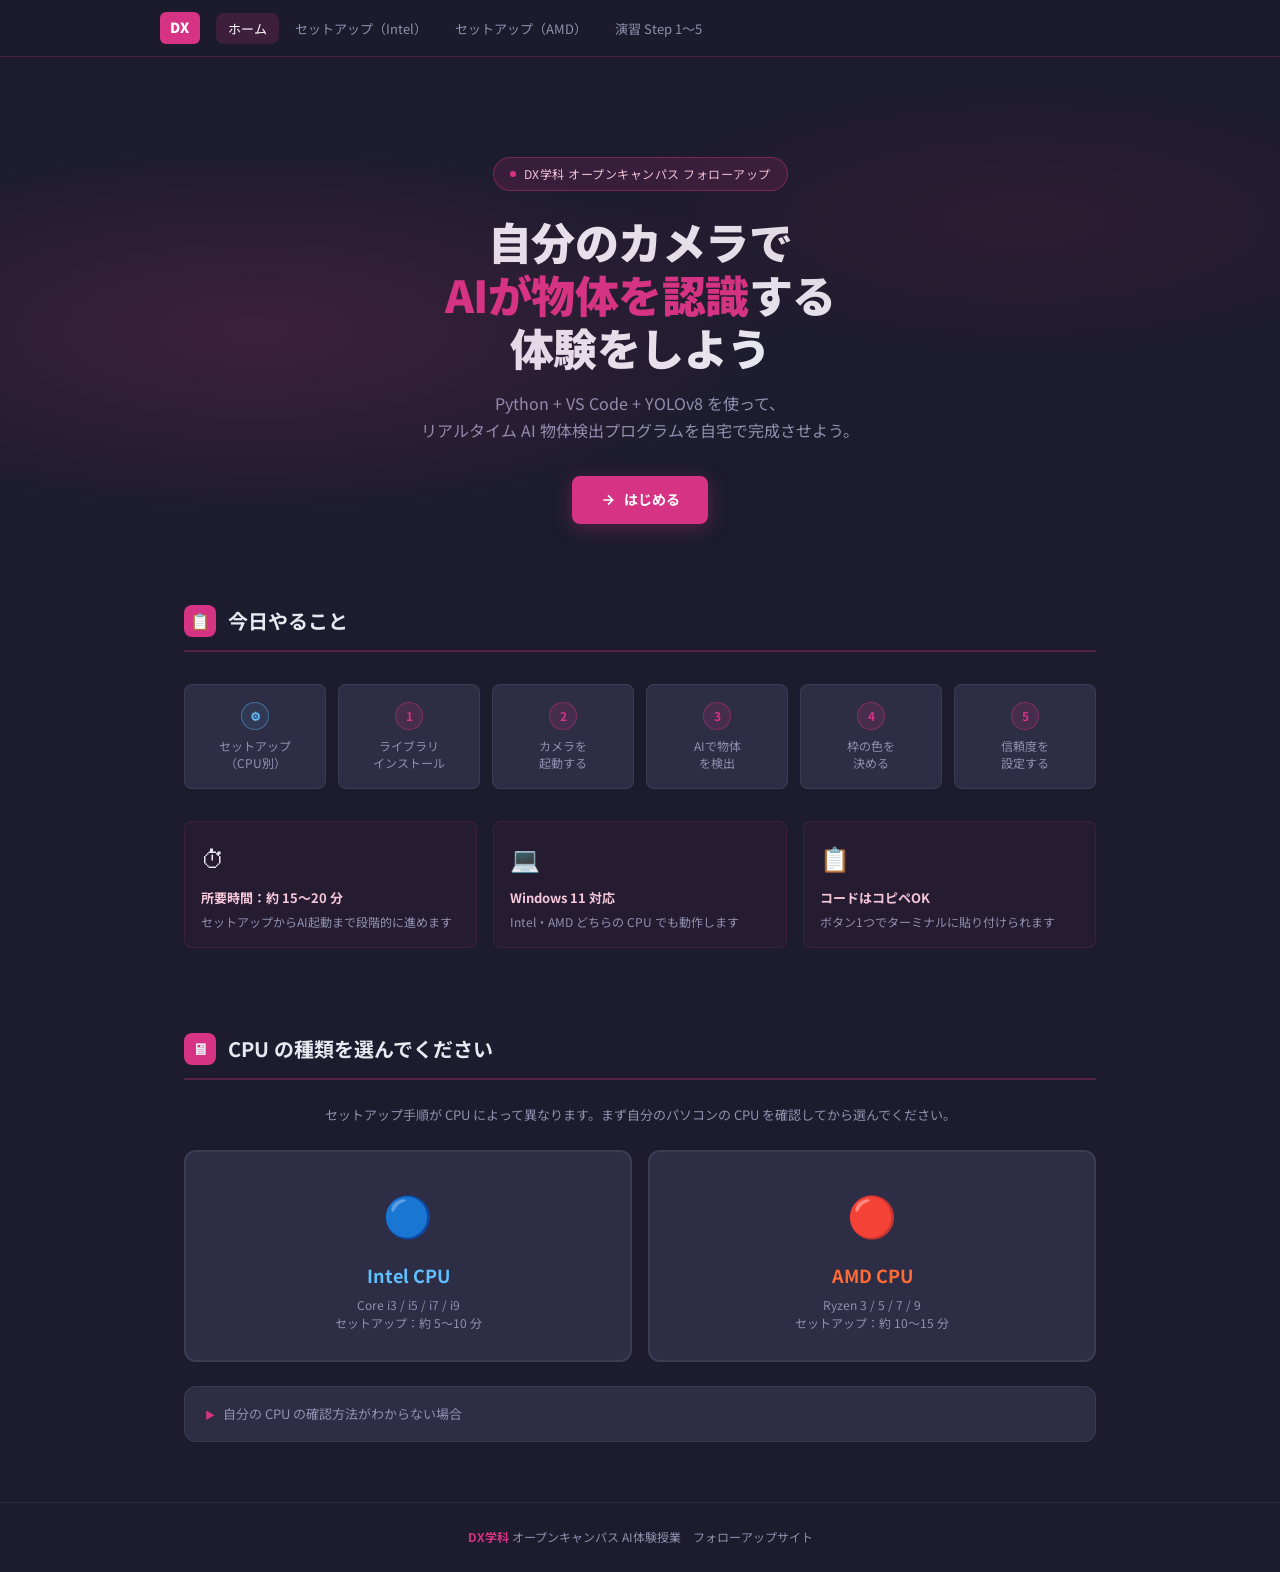
<file: index.html>
<!DOCTYPE html>
<html lang="ja">
<head>
  <meta charset="UTF-8">
  <meta name="viewport" content="width=device-width, initial-scale=1.0">
  <title>AI画像認識カメラ体験 | DX学科</title>
  <link rel="stylesheet" href="style.css">
  <style>
    /* トップページ固有スタイル */
    .hero-home { padding: 100px 24px 80px; }

    .steps-overview {
      display: grid;
      grid-template-columns: repeat(auto-fit, minmax(140px, 1fr));
      gap: 12px;
      margin: 32px 0;
    }

    .ov-step {
      background: var(--navy-card);
      border: 1px solid rgba(255,255,255,0.07);
      border-radius: var(--radius-sm);
      padding: 16px 12px;
      text-align: center;
      transition: border-color var(--transition);
    }

    .ov-step:hover { border-color: rgba(214,51,132,0.4); }

    .ov-num {
      display: inline-flex;
      width: 28px; height: 28px;
      background: rgba(214,51,132,0.15);
      border: 1px solid rgba(214,51,132,0.4);
      border-radius: 50%;
      align-items: center; justify-content: center;
      font-size: 12px; font-weight: 700;
      color: var(--pink);
      margin-bottom: 8px;
    }

    .ov-label {
      font-size: 12px;
      color: var(--text-muted);
      line-height: 1.4;
    }

    .ov-step.setup .ov-num { color: #60BFFF; border-color: rgba(96,191,255,0.4); background: rgba(96,191,255,0.08); }

    .divider {
      display: flex;
      align-items: center;
      gap: 16px;
      margin: 32px 0;
      color: var(--text-muted);
      font-size: 13px;
    }

    .divider::before, .divider::after {
      content: '';
      flex: 1;
      height: 1px;
      background: rgba(255,255,255,0.07);
    }

    .cpu-select-title {
      text-align: center;
      font-size: 22px;
      font-weight: 700;
      margin-bottom: 8px;
    }

    .cpu-select-sub {
      text-align: center;
      color: var(--text-muted);
      font-size: 13px;
      margin-bottom: 24px;
    }

    /* CPU確認方法 */
    .how-to-check {
      background: var(--navy-card);
      border: 1px solid rgba(255,255,255,0.07);
      border-radius: var(--radius);
      padding: 16px 20px;
      margin-top: 16px;
    }

    .how-to-check summary {
      cursor: pointer;
      font-size: 13px;
      color: var(--text-muted);
      user-select: none;
      list-style: none;
      display: flex;
      align-items: center;
      gap: 8px;
    }

    .how-to-check summary::before {
      content: '▶';
      font-size: 10px;
      color: var(--pink);
      transition: transform var(--transition);
    }

    .how-to-check[open] summary::before { transform: rotate(90deg); }

    .how-to-check-body {
      margin-top: 12px;
      font-size: 13px;
      color: var(--text-muted);
      line-height: 1.8;
    }

    .how-to-check-body ol {
      padding-left: 20px;
      margin-top: 8px;
    }

    .how-to-check-body code {
      font-family: 'JetBrains Mono', monospace;
      background: rgba(255,255,255,0.08);
      padding: 1px 6px;
      border-radius: 4px;
      font-size: 12px;
    }

    /* 特徴グリッド */
    .features {
      display: grid;
      grid-template-columns: repeat(auto-fit, minmax(200px, 1fr));
      gap: 16px;
      margin: 24px 0;
    }

    .feature {
      background: rgba(214,51,132,0.05);
      border: 1px solid rgba(214,51,132,0.15);
      border-radius: var(--radius-sm);
      padding: 16px;
    }

    .feature-icon { font-size: 24px; margin-bottom: 8px; }
    .feature-title { font-size: 13px; font-weight: 700; margin-bottom: 4px; color: var(--pink-light); }
    .feature-desc  { font-size: 12px; color: var(--text-muted); line-height: 1.5; }
  </style>
</head>
<body>

<!-- ナビ -->
<nav class="site-nav">
  <div class="nav-inner">
    <a href="index.html" class="nav-logo">DX</a>
    <ul class="nav-links">
      <li><a href="https://red.oist.ac.jp/menu" class="active">ホーム</a></li>
      <li><a href="setup-intel.html">セットアップ（Intel）</a></li>
      <li><a href="setup-amd.html">セットアップ（AMD）</a></li>
      <li><a href="exercise.html">演習 Step 1〜5</a></li>
    </ul>
  </div>
</nav>

<!-- ヒーロー -->
<section class="hero hero-home">
  <div class="hero-badge">
    <span></span>DX学科 オープンキャンパス フォローアップ
  </div>
  <h1>
    自分のカメラで<br>
    <span class="accent">AIが物体を認識</span>する<br>
    体験をしよう
  </h1>
  <p>
    Python + VS Code + YOLOv8 を使って、<br>
    リアルタイム AI 物体検出プログラムを自宅で完成させよう。
  </p>
  <a href="#start" class="btn btn-primary">
    <svg width="16" height="16" fill="none" viewBox="0 0 24 24" stroke="currentColor" stroke-width="2.5"><path d="M5 12h14M12 5l7 7-7 7"/></svg>
    はじめる
  </a>
</section>

<!-- 全体の流れ -->
<div class="section">
  <div class="section-title">
    <div class="icon">📋</div>
    今日やること
  </div>

  <div class="steps-overview">
    <div class="ov-step setup">
      <div class="ov-num">⚙</div>
      <div class="ov-label">セットアップ<br>（CPU別）</div>
    </div>
    <div class="ov-step">
      <div class="ov-num">1</div>
      <div class="ov-label">ライブラリ<br>インストール</div>
    </div>
    <div class="ov-step">
      <div class="ov-num">2</div>
      <div class="ov-label">カメラを<br>起動する</div>
    </div>
    <div class="ov-step">
      <div class="ov-num">3</div>
      <div class="ov-label">AIで物体<br>を検出</div>
    </div>
    <div class="ov-step">
      <div class="ov-num">4</div>
      <div class="ov-label">枠の色を<br>決める</div>
    </div>
    <div class="ov-step">
      <div class="ov-num">5</div>
      <div class="ov-label">信頼度を<br>設定する</div>
    </div>
  </div>

  <div class="features">
    <div class="feature">
      <div class="feature-icon">⏱</div>
      <div class="feature-title">所要時間：約 15〜20 分</div>
      <div class="feature-desc">セットアップからAI起動まで段階的に進めます</div>
    </div>
    <div class="feature">
      <div class="feature-icon">💻</div>
      <div class="feature-title">Windows 11 対応</div>
      <div class="feature-desc">Intel・AMD どちらの CPU でも動作します</div>
    </div>
    <div class="feature">
      <div class="feature-icon">📋</div>
      <div class="feature-title">コードはコピペOK</div>
      <div class="feature-desc">ボタン1つでターミナルに貼り付けられます</div>
    </div>
  </div>
</div>

<!-- CPU選択 -->
<div class="section" id="start">
  <div class="section-title">
    <div class="icon">🖥</div>
    CPU の種類を選んでください
  </div>

  <p class="cpu-select-sub">セットアップ手順が CPU によって異なります。まず自分のパソコンの CPU を確認してから選んでください。</p>

  <div class="cpu-grid">
    <a href="setup-intel.html" class="cpu-card intel">
      <span class="cpu-icon">🔵</span>
      <div class="cpu-name">Intel CPU</div>
      <div class="cpu-desc">Core i3 / i5 / i7 / i9<br>セットアップ：約 5〜10 分</div>
    </a>
    <a href="setup-amd.html" class="cpu-card amd">
      <span class="cpu-icon">🔴</span>
      <div class="cpu-name">AMD CPU</div>
      <div class="cpu-desc">Ryzen 3 / 5 / 7 / 9<br>セットアップ：約 10〜15 分</div>
    </a>
  </div>

  <details class="how-to-check">
    <summary>自分の CPU の確認方法がわからない場合</summary>
    <div class="how-to-check-body">
      <ol>
        <li>キーボードの <code>Windows</code> キー + <code>R</code> を押す</li>
        <li><code>dxdiag</code> と入力して Enter</li>
        <li>「プロセッサ」の欄に <strong>Intel</strong> または <strong>AMD</strong> と表示されます</li>
      </ol>
      <p style="margin-top:10px;">または、タスクバーを右クリック →「タスクマネージャー」→「パフォーマンス」→「CPU」でも確認できます。</p>
    </div>
  </details>
</div>

<!-- フッター -->
<footer class="site-footer">
  <strong>DX学科</strong> オープンキャンパス AI体験授業　フォローアップサイト
</footer>

</body>
</html>
</file>
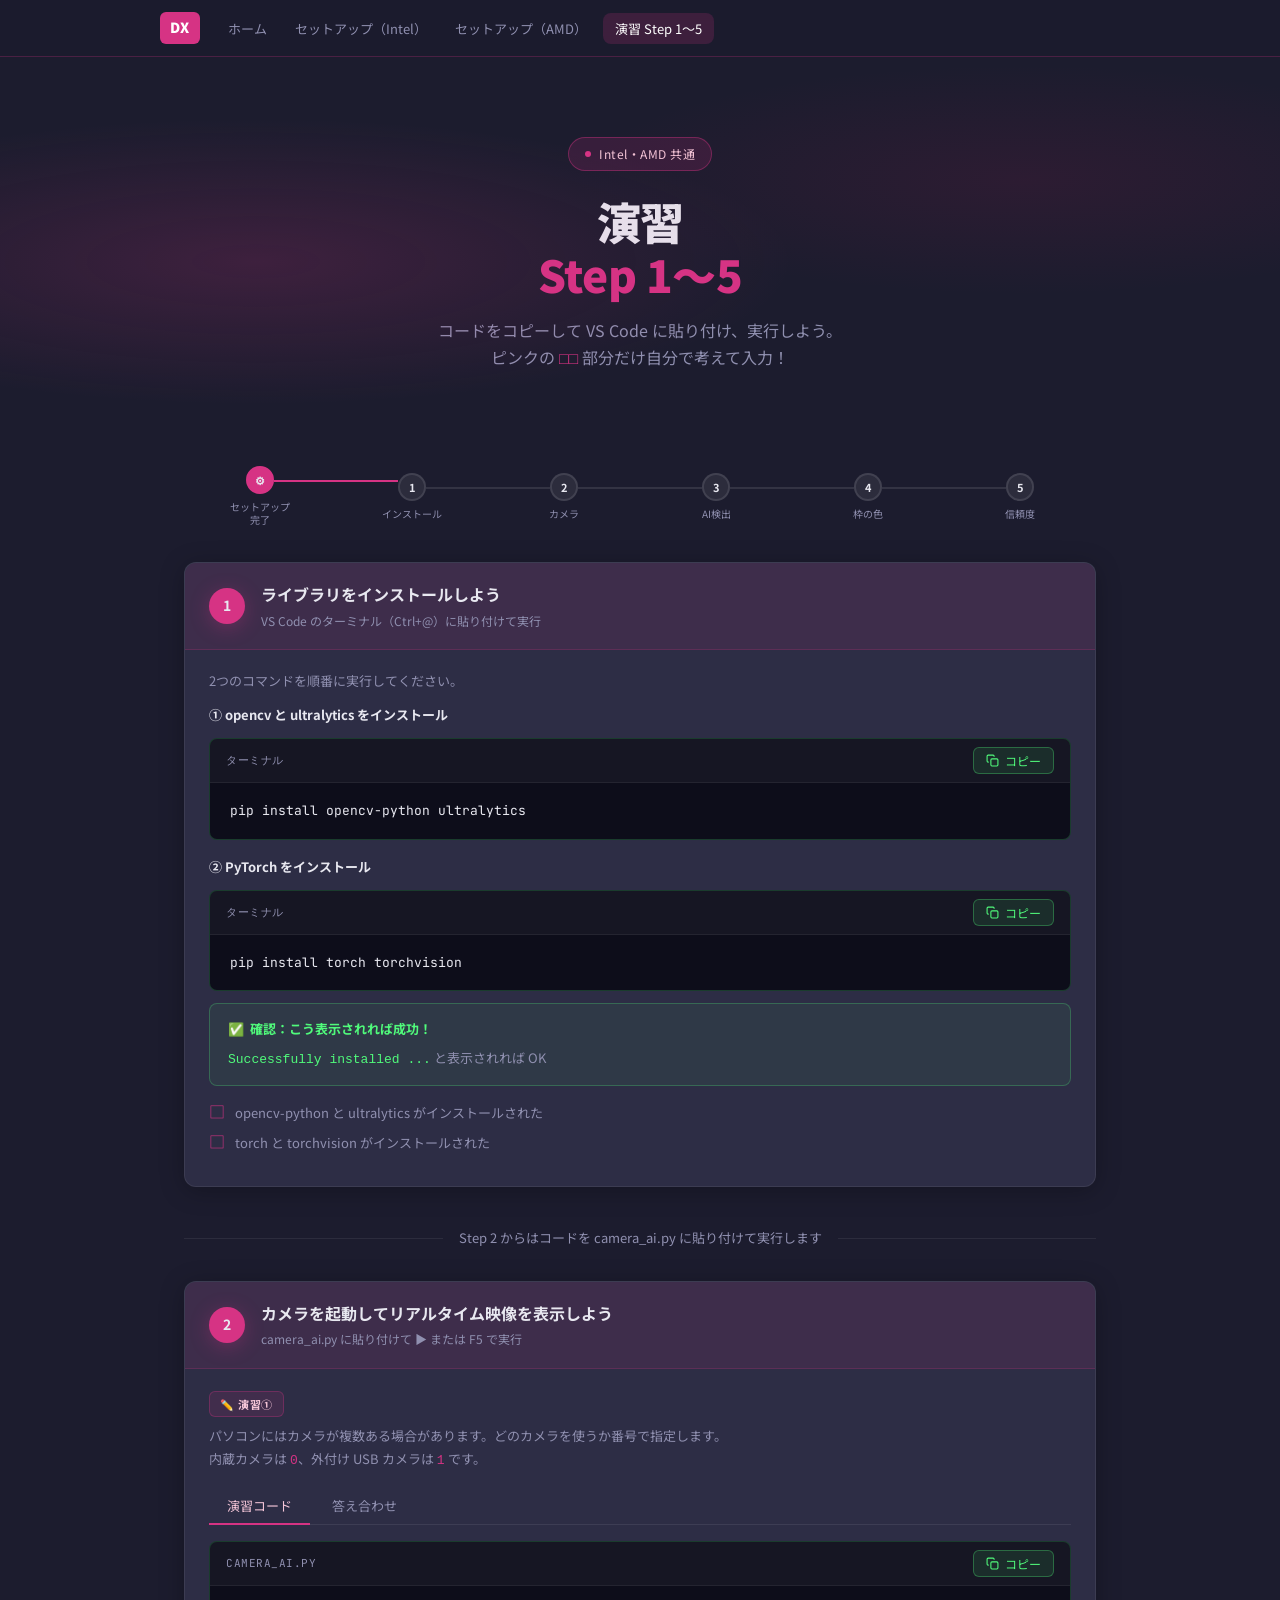
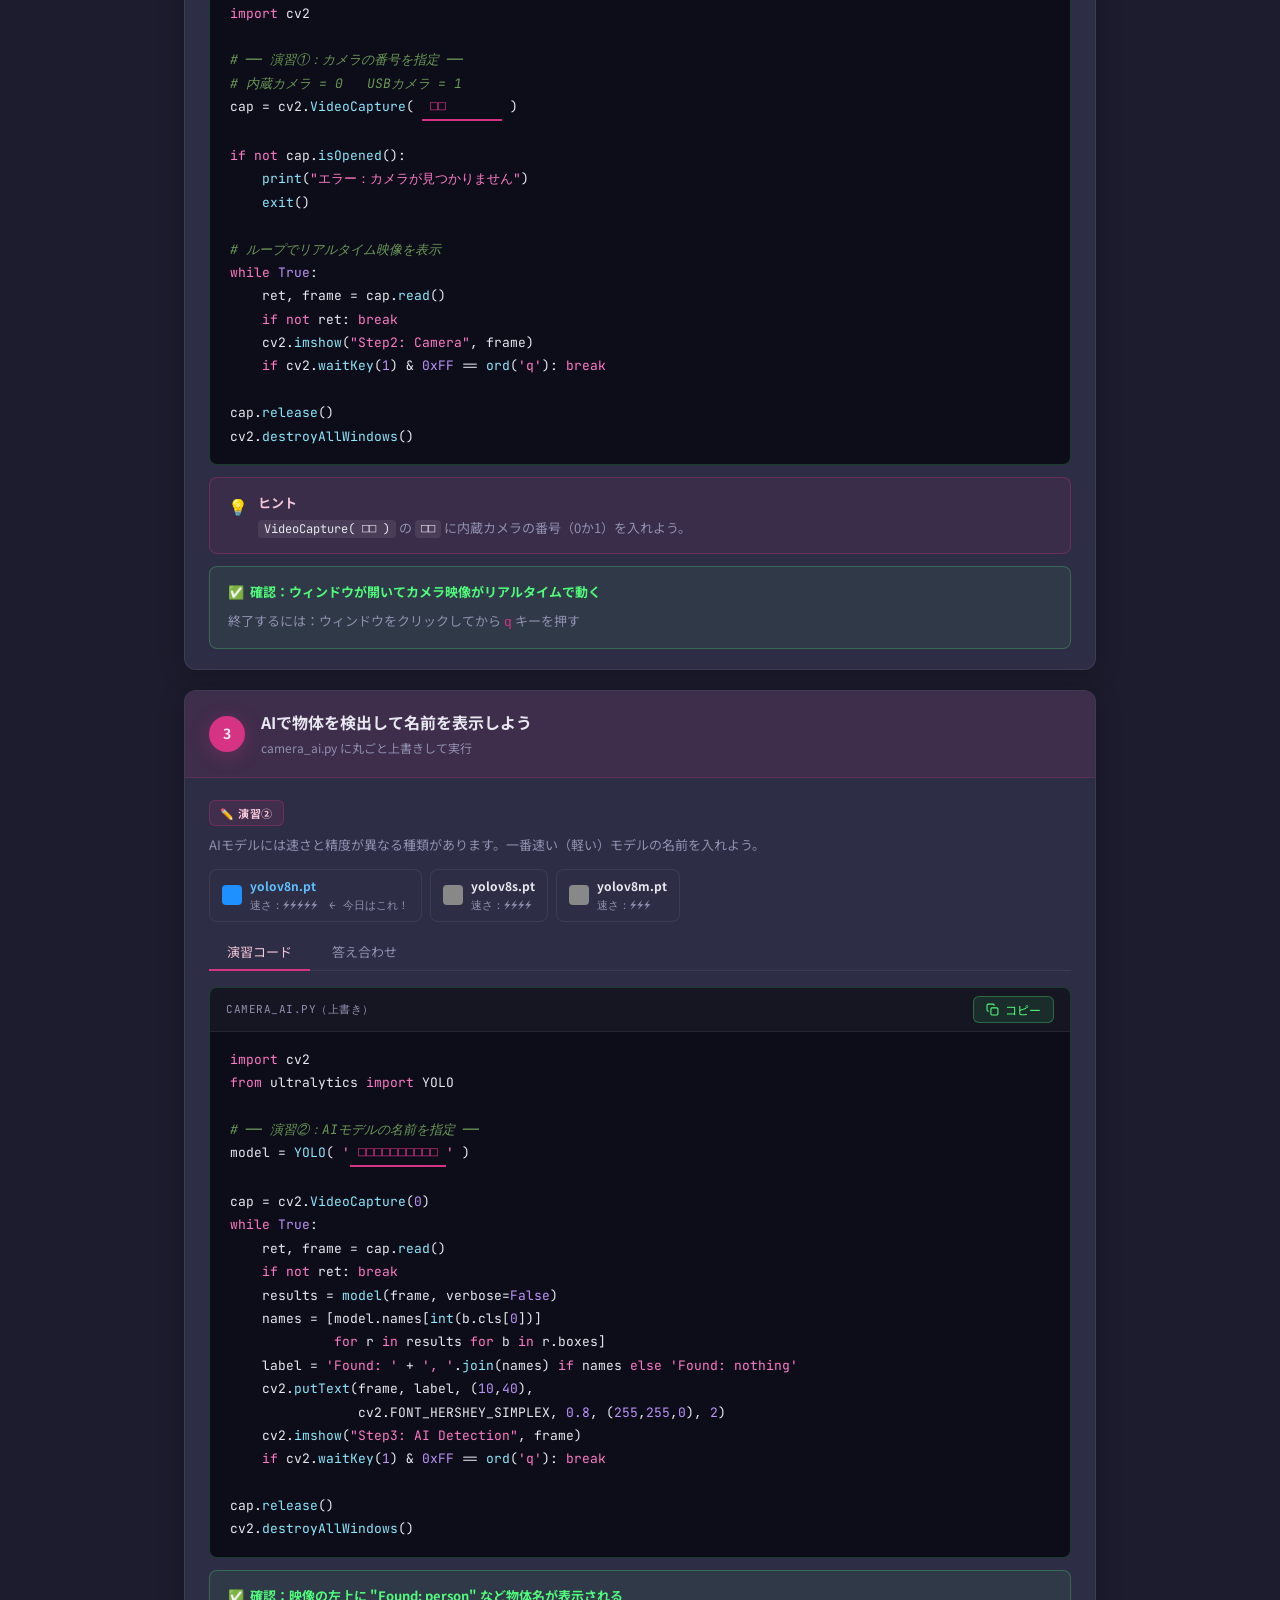
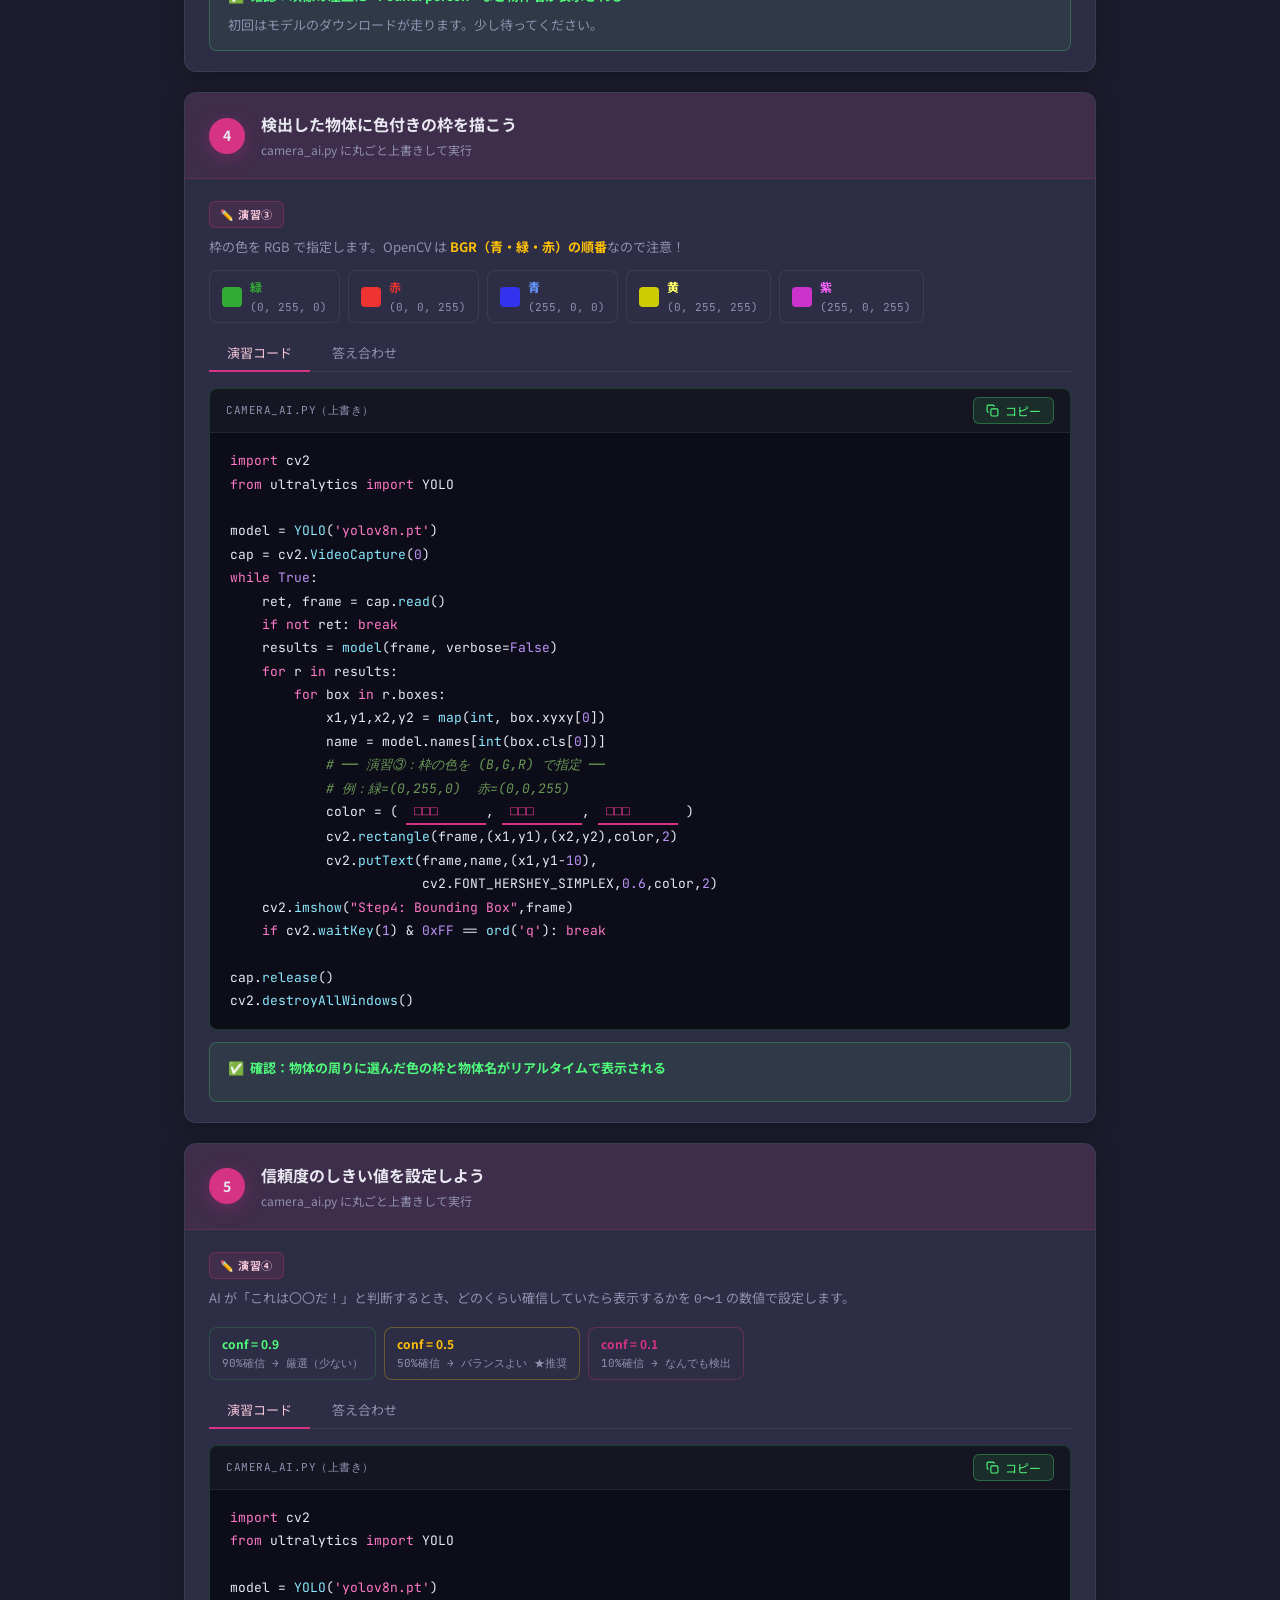
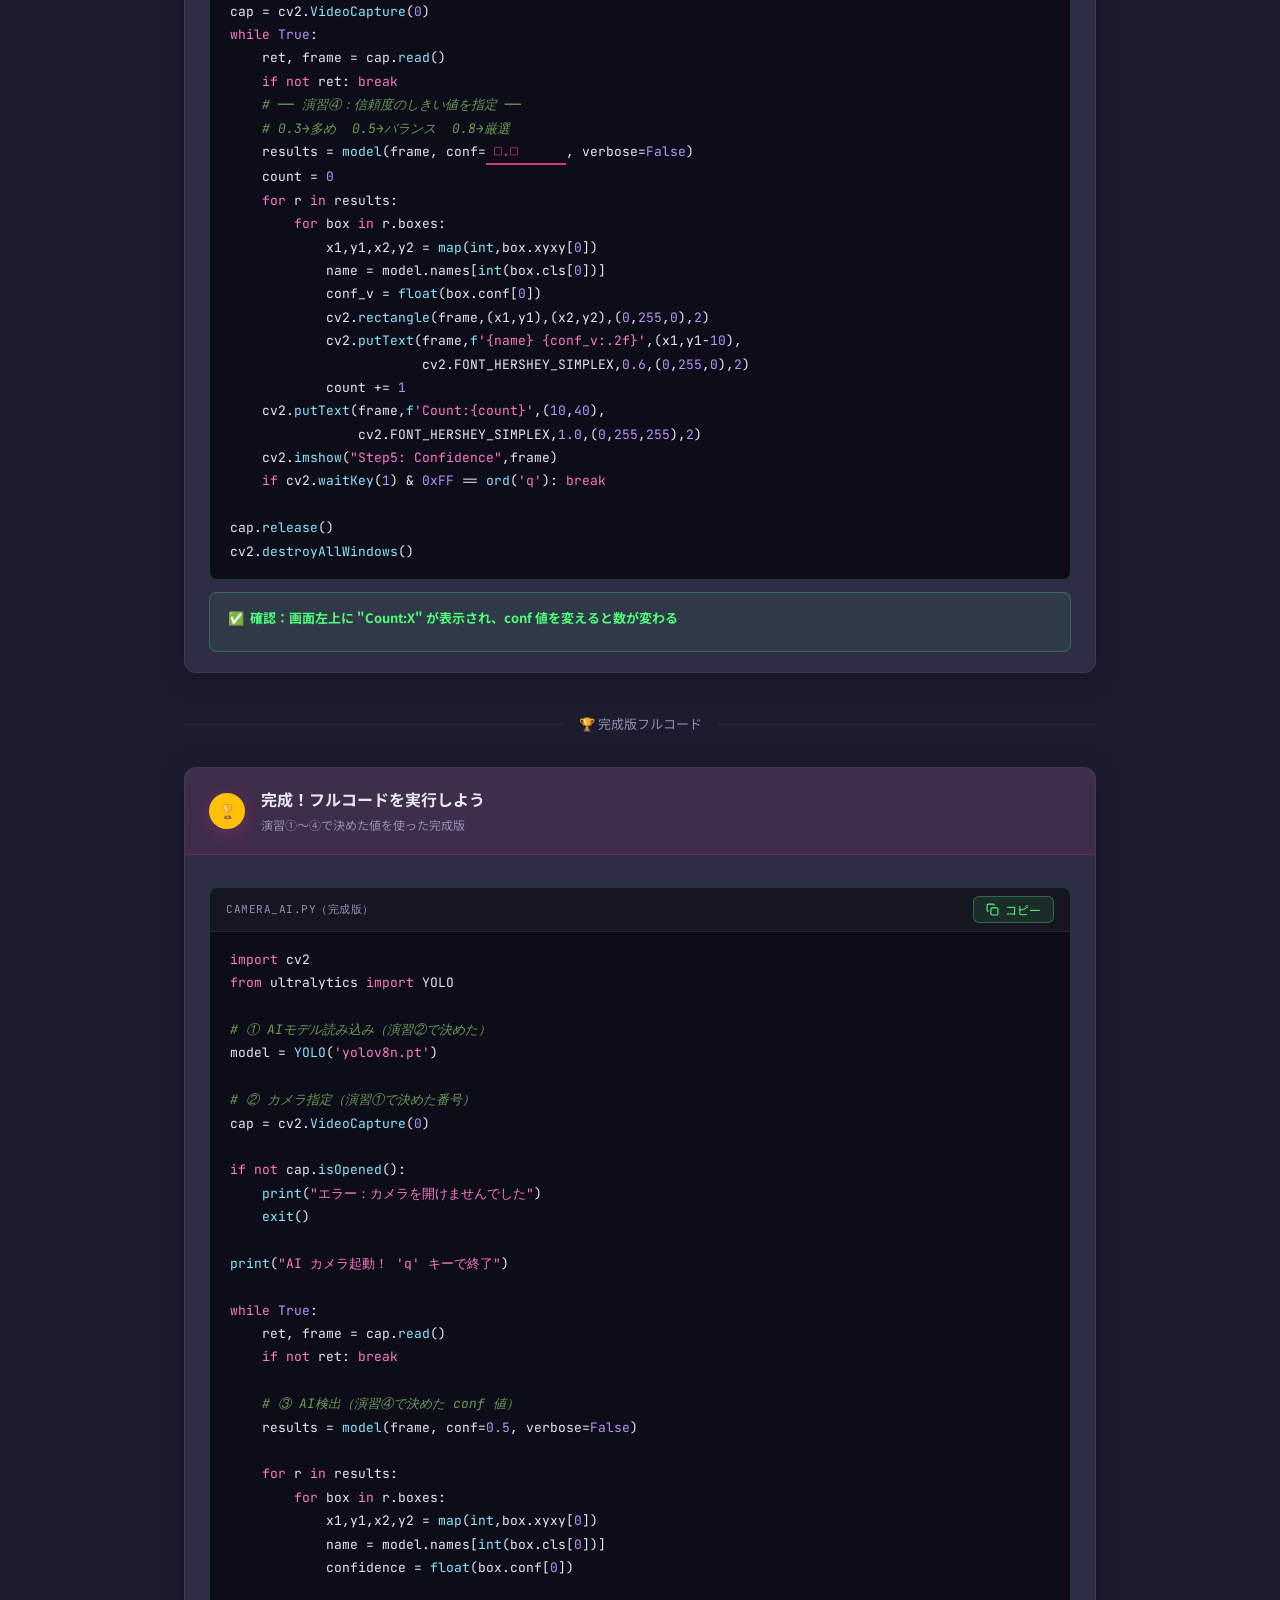
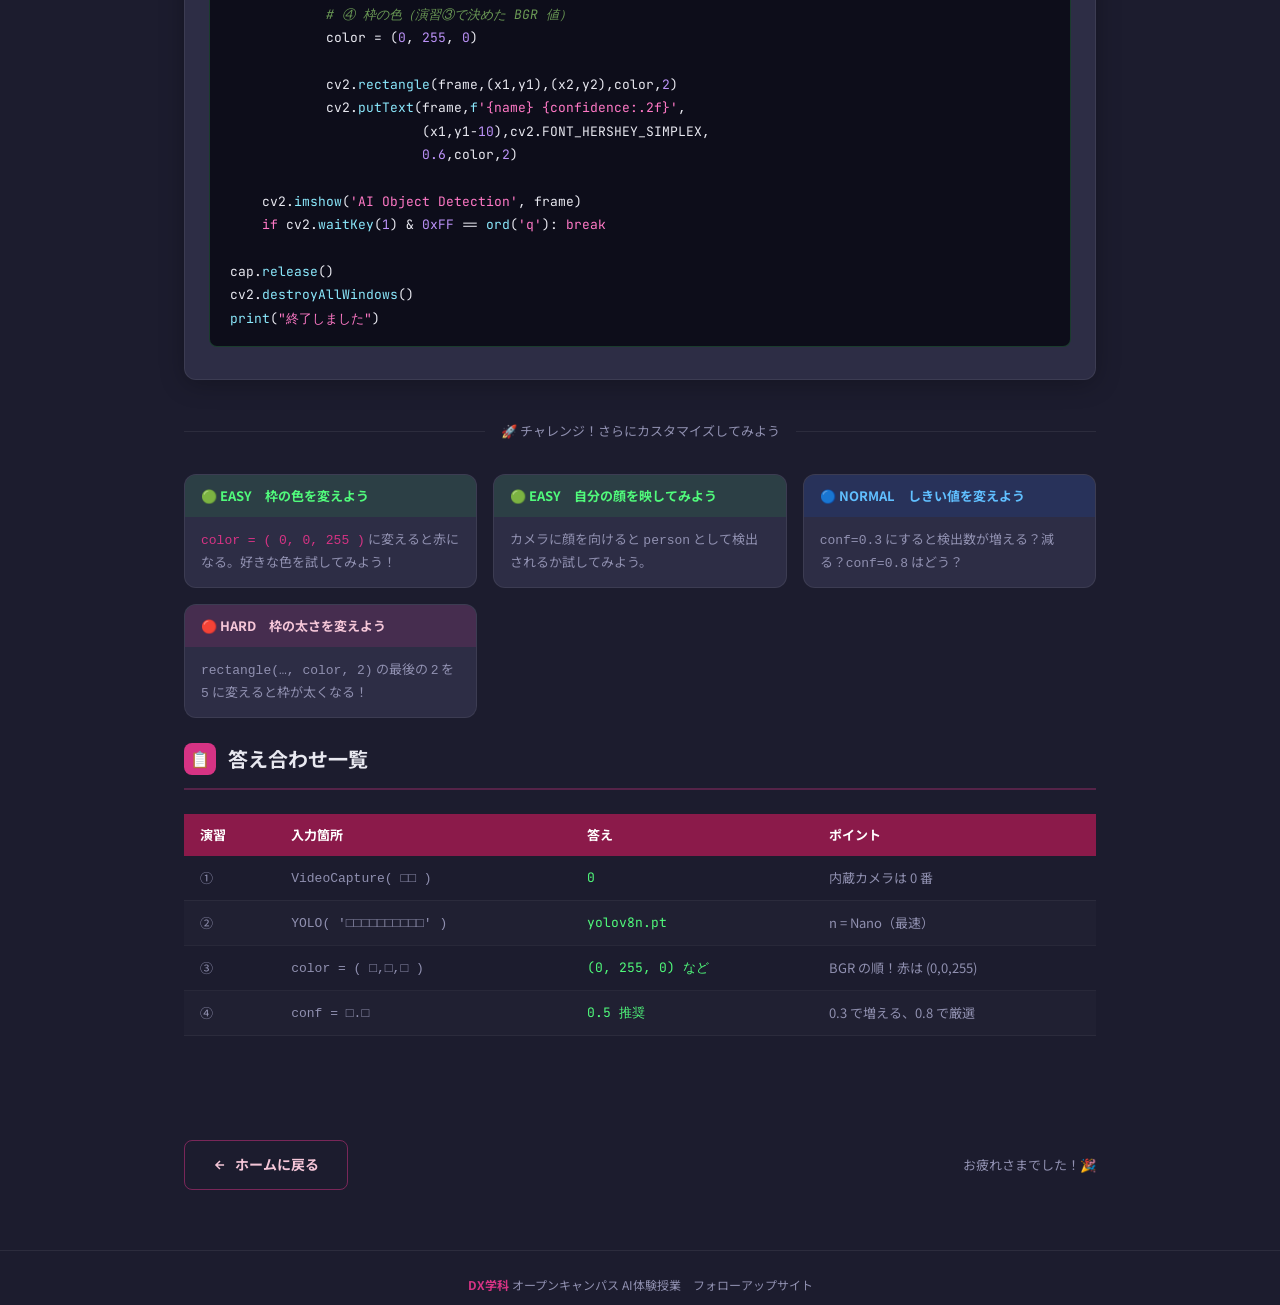
<file: exercise.html>
<!DOCTYPE html>
<html lang="ja">
<head>
  <meta charset="UTF-8">
  <meta name="viewport" content="width=device-width, initial-scale=1.0">
  <title>演習 Step 1〜5 | DX学科 AI体験</title>
  <link rel="stylesheet" href="style.css">
  <style>
    /* 演習ページ固有 */
    .exercise-label {
      display: inline-flex;
      align-items: center;
      gap: 6px;
      background: rgba(214,51,132,0.12);
      border: 1px solid rgba(214,51,132,0.3);
      border-radius: 6px;
      padding: 3px 10px;
      font-size: 11px;
      color: var(--pink-light);
      font-weight: 700;
      letter-spacing: 0.5px;
      margin-bottom: 8px;
    }

    .check-label {
      font-size: 13px;
      font-weight: 700;
      color: var(--code-green);
      margin-bottom: 6px;
      display: flex;
      align-items: center;
      gap: 6px;
    }

    .check-label::before { content: '✅'; }

    .result-box {
      background: rgba(80,250,123,0.06);
      border: 1px solid rgba(80,250,123,0.25);
      border-radius: var(--radius-sm);
      padding: 14px 18px;
      margin-top: 12px;
    }

    .result-box .check-label { margin-bottom: 8px; }
    .result-box p { font-size: 13px; color: var(--text-muted); line-height: 1.6; }

    /* 穴埋め欄 */
    .blank-box {
      display: inline-block;
      min-width: 80px;
      border-bottom: 2px solid var(--pink);
      padding: 0 8px;
      color: var(--pink);
      font-family: 'JetBrains Mono', monospace;
      font-weight: 600;
    }

    /* タブ */
    .tabs {
      display: flex;
      gap: 4px;
      margin-bottom: 16px;
      border-bottom: 1px solid rgba(255,255,255,0.08);
    }

    .tab-btn {
      padding: 8px 18px;
      font-size: 13px;
      font-family: 'Noto Sans JP', sans-serif;
      background: transparent;
      border: none;
      color: var(--text-muted);
      cursor: pointer;
      border-bottom: 2px solid transparent;
      margin-bottom: -1px;
      transition: all var(--transition);
    }

    .tab-btn.active {
      color: var(--pink-light);
      border-bottom-color: var(--pink);
    }

    .tab-panel { display: none; }
    .tab-panel.active { display: block; }

    /* カラーパレット */
    .color-palette {
      display: flex;
      flex-wrap: wrap;
      gap: 8px;
      margin: 12px 0;
    }

    .color-chip {
      display: flex;
      align-items: center;
      gap: 8px;
      background: var(--navy-card);
      border: 1px solid rgba(255,255,255,0.07);
      border-radius: var(--radius-sm);
      padding: 6px 12px;
      font-size: 12px;
    }

    .color-swatch {
      width: 20px; height: 20px;
      border-radius: 4px;
      flex-shrink: 0;
    }

    .color-code {
      font-family: 'JetBrains Mono', monospace;
      font-size: 11px;
      color: var(--text-muted);
    }

    /* 答え合わせテーブル */
    .answer-table {
      width: 100%;
      border-collapse: collapse;
      font-size: 13px;
      margin-top: 16px;
    }

    .answer-table th {
      background: var(--pink-dark);
      color: var(--white);
      padding: 10px 16px;
      text-align: left;
      font-weight: 700;
    }

    .answer-table td {
      padding: 10px 16px;
      border-bottom: 1px solid rgba(255,255,255,0.05);
      color: var(--text-muted);
    }

    .answer-table tr:nth-child(even) td {
      background: rgba(255,255,255,0.02);
    }

    .answer-table td:nth-child(3) {
      color: var(--code-green);
      font-family: 'JetBrains Mono', monospace;
    }

    /* セクション区切り */
    .step-divider {
      display: flex;
      align-items: center;
      gap: 16px;
      margin: 40px 0 32px;
      font-size: 13px;
      color: var(--text-muted);
    }

    .step-divider::before, .step-divider::after {
      content: '';
      flex: 1;
      height: 1px;
      background: rgba(255,255,255,0.07);
    }

    /* チャレンジカード */
    .challenge-grid {
      display: grid;
      grid-template-columns: repeat(auto-fit, minmax(260px, 1fr));
      gap: 16px;
      margin-top: 16px;
    }

    .challenge-card {
      background: var(--navy-card);
      border: 1px solid rgba(255,255,255,0.07);
      border-radius: var(--radius);
      overflow: hidden;
      transition: border-color var(--transition);
    }

    .challenge-card:hover { border-color: rgba(214,51,132,0.35); }

    .challenge-head {
      padding: 10px 16px;
      font-size: 13px;
      font-weight: 700;
      display: flex;
      align-items: center;
      gap: 8px;
    }

    .challenge-head.easy   { background: rgba(40,167,69,0.15);  color: var(--code-green); }
    .challenge-head.normal { background: rgba(17,85,204,0.15);  color: #60BFFF; }
    .challenge-head.hard   { background: rgba(214,51,132,0.15); color: var(--pink-light); }

    .challenge-body {
      padding: 12px 16px;
      font-size: 13px;
      color: var(--text-muted);
      line-height: 1.6;
    }
  </style>
</head>
<body>

<nav class="site-nav">
  <div class="nav-inner">
    <a href="index.html" class="nav-logo">DX</a>
    <ul class="nav-links">
      <li><a href="index.html">ホーム</a></li>
      <li><a href="setup-intel.html">セットアップ（Intel）</a></li>
      <li><a href="setup-amd.html">セットアップ（AMD）</a></li>
      <li><a href="exercise.html" class="active">演習 Step 1〜5</a></li>
    </ul>
  </div>
</nav>

<section class="hero">
  <div class="hero-badge"><span></span>Intel・AMD 共通</div>
  <h1>演習<br><span class="accent">Step 1〜5</span></h1>
  <p>コードをコピーして VS Code に貼り付け、実行しよう。<br>
  ピンクの <span style="color:var(--pink);font-family:monospace;">□□</span> 部分だけ自分で考えて入力！</p>
</section>

<div class="section">

  <!-- 進捗バー -->
  <div class="progress-bar" id="progress">
    <div class="progress-step done">
      <div class="ps-circle">⚙</div>
      <div class="ps-label">セットアップ<br>完了</div>
    </div>
    <div class="progress-step active">
      <div class="ps-circle">1</div>
      <div class="ps-label">インストール</div>
    </div>
    <div class="progress-step">
      <div class="ps-circle">2</div>
      <div class="ps-label">カメラ</div>
    </div>
    <div class="progress-step">
      <div class="ps-circle">3</div>
      <div class="ps-label">AI検出</div>
    </div>
    <div class="progress-step">
      <div class="ps-circle">4</div>
      <div class="ps-label">枠の色</div>
    </div>
    <div class="progress-step">
      <div class="ps-circle">5</div>
      <div class="ps-label">信頼度</div>
    </div>
  </div>

  <!-- ════════════════════════════════════════ -->
  <!-- Step 1: ライブラリインストール            -->
  <!-- ════════════════════════════════════════ -->
  <div class="step-card" id="step1">
    <div class="step-header">
      <div class="step-num">1</div>
      <div>
        <div class="step-title">ライブラリをインストールしよう</div>
        <div class="step-subtitle">VS Code のターミナル（Ctrl+@）に貼り付けて実行</div>
      </div>
    </div>
    <div class="step-body">

      <p class="text-sm text-muted mb-12">2つのコマンドを順番に実行してください。</p>

      <p class="text-sm fw-bold mb-8">① opencv と ultralytics をインストール</p>
      <div class="code-block">
        <div class="code-block-header">
          <span class="code-lang">ターミナル</span>
          <button class="copy-btn" type="button">
            <svg viewBox="0 0 24 24" fill="none" stroke="currentColor" stroke-width="2"><rect x="9" y="9" width="13" height="13" rx="2"/><path d="M5 15H4a2 2 0 01-2-2V4a2 2 0 012-2h9a2 2 0 012 2v1"/></svg>
            コピー
          </button>
        </div>
        <div class="code-content">
          <pre>pip install opencv-python ultralytics</pre>
        </div>
      </div>

      <p class="text-sm fw-bold mb-8 mt-16">② PyTorch をインストール</p>
      <div class="code-block">
        <div class="code-block-header">
          <span class="code-lang">ターミナル</span>
          <button class="copy-btn" type="button">
            <svg viewBox="0 0 24 24" fill="none" stroke="currentColor" stroke-width="2"><rect x="9" y="9" width="13" height="13" rx="2"/><path d="M5 15H4a2 2 0 01-2-2V4a2 2 0 012-2h9a2 2 0 012 2v1"/></svg>
            コピー
          </button>
        </div>
        <div class="code-content">
          <pre>pip install torch torchvision</pre>
        </div>
      </div>

      <div class="result-box mt-16">
        <div class="check-label">確認：こう表示されれば成功！</div>
        <p><code style="font-family:monospace;color:var(--code-green);">Successfully installed ...</code> と表示されれば OK</p>
      </div>

      <ul class="checklist mt-16">
        <li>opencv-python と ultralytics がインストールされた</li>
        <li>torch と torchvision がインストールされた</li>
      </ul>
    </div>
  </div>

  <div class="step-divider">Step 2 からはコードを camera_ai.py に貼り付けて実行します</div>

  <!-- ════════════════════════════════════════ -->
  <!-- Step 2: カメラ起動                       -->
  <!-- ════════════════════════════════════════ -->
  <div class="step-card" id="step2">
    <div class="step-header">
      <div class="step-num">2</div>
      <div>
        <div class="step-title">カメラを起動してリアルタイム映像を表示しよう</div>
        <div class="step-subtitle">camera_ai.py に貼り付けて ▶ または F5 で実行</div>
      </div>
    </div>
    <div class="step-body">

      <div class="exercise-label">✏️ 演習①</div>
      <p class="text-sm text-muted mb-16">
        パソコンにはカメラが複数ある場合があります。どのカメラを使うか番号で指定します。<br>
        内蔵カメラは <code style="font-family:monospace;color:var(--pink);">0</code>、外付け USB カメラは <code style="font-family:monospace;color:var(--pink);">1</code> です。
      </p>

      <!-- タブ：演習 / 答え -->
      <div class="tabs">
        <button class="tab-btn active" onclick="switchTab(this,'tab-s2-ex')">演習コード</button>
        <button class="tab-btn" onclick="switchTab(this,'tab-s2-ans')">答え合わせ</button>
      </div>

      <div class="tab-panel active" id="tab-s2-ex">
        <div class="code-block">
          <div class="code-block-header">
            <span class="code-lang">camera_ai.py</span>
            <button class="copy-btn" type="button">
              <svg viewBox="0 0 24 24" fill="none" stroke="currentColor" stroke-width="2"><rect x="9" y="9" width="13" height="13" rx="2"/><path d="M5 15H4a2 2 0 01-2-2V4a2 2 0 012-2h9a2 2 0 012 2v1"/></svg>
              コピー
            </button>
          </div>
          <div class="code-content">
<pre><span class="kw">import</span> cv2

<span class="cm"># ── 演習①：カメラの番号を指定 ──</span>
<span class="cm"># 内蔵カメラ = 0   USBカメラ = 1</span>
cap = cv2.<span class="fn">VideoCapture</span>( <span class="blank-box">□□</span> )

<span class="kw">if not</span> cap.<span class="fn">isOpened</span>():
    <span class="fn">print</span>(<span class="str">"エラー：カメラが見つかりません"</span>)
    <span class="fn">exit</span>()

<span class="cm"># ループでリアルタイム映像を表示</span>
<span class="kw">while</span> <span class="num">True</span>:
    ret, frame = cap.<span class="fn">read</span>()
    <span class="kw">if not</span> ret: <span class="kw">break</span>
    cv2.<span class="fn">imshow</span>(<span class="str">"Step2: Camera"</span>, frame)
    <span class="kw">if</span> cv2.<span class="fn">waitKey</span>(<span class="num">1</span>) &amp; <span class="num">0xFF</span> == <span class="fn">ord</span>(<span class="str">'q'</span>): <span class="kw">break</span>

cap.<span class="fn">release</span>()
cv2.<span class="fn">destroyAllWindows</span>()</pre>
          </div>
        </div>
        <div class="info-box info mt-12">
          <span class="ib-icon">💡</span>
          <div class="ib-body">
            <div class="ib-title">ヒント</div>
            <p><code>VideoCapture( □□ )</code> の <code>□□</code> に内蔵カメラの番号（0か1）を入れよう。</p>
          </div>
        </div>
      </div>

      <div class="tab-panel" id="tab-s2-ans">
        <div class="code-block">
          <div class="code-block-header">
            <span class="code-lang">答え</span>
            <button class="copy-btn" type="button">
              <svg viewBox="0 0 24 24" fill="none" stroke="currentColor" stroke-width="2"><rect x="9" y="9" width="13" height="13" rx="2"/><path d="M5 15H4a2 2 0 01-2-2V4a2 2 0 012-2h9a2 2 0 012 2v1"/></svg>
              コピー
            </button>
          </div>
          <div class="code-content">
<pre><span class="kw">import</span> cv2

cap = cv2.<span class="fn">VideoCapture</span>( <span class="num">0</span> )  <span class="cm"># ← 内蔵カメラは 0</span>

<span class="kw">if not</span> cap.<span class="fn">isOpened</span>():
    <span class="fn">print</span>(<span class="str">"エラー：カメラが見つかりません"</span>)
    <span class="fn">exit</span>()

<span class="kw">while</span> <span class="num">True</span>:
    ret, frame = cap.<span class="fn">read</span>()
    <span class="kw">if not</span> ret: <span class="kw">break</span>
    cv2.<span class="fn">imshow</span>(<span class="str">"Step2: Camera"</span>, frame)
    <span class="kw">if</span> cv2.<span class="fn">waitKey</span>(<span class="num">1</span>) &amp; <span class="num">0xFF</span> == <span class="fn">ord</span>(<span class="str">'q'</span>): <span class="kw">break</span>

cap.<span class="fn">release</span>()
cv2.<span class="fn">destroyAllWindows</span>()</pre>
          </div>
        </div>
        <div class="info-box success mt-12">
          <span class="ib-icon">🔑</span>
          <div class="ib-body">
            <div class="ib-title">ポイント</div>
            <p>カメラは 0 から順番に番号がつく。ノートPCなら内蔵カメラは <code>0</code>！</p>
          </div>
        </div>
      </div>

      <div class="result-box mt-16">
        <div class="check-label">確認：ウィンドウが開いてカメラ映像がリアルタイムで動く</div>
        <p>終了するには：ウィンドウをクリックしてから <code style="font-family:monospace;color:var(--pink);">q</code> キーを押す</p>
      </div>
    </div>
  </div>

  <!-- ════════════════════════════════════════ -->
  <!-- Step 3: AI 物体検出                      -->
  <!-- ════════════════════════════════════════ -->
  <div class="step-card" id="step3">
    <div class="step-header">
      <div class="step-num">3</div>
      <div>
        <div class="step-title">AIで物体を検出して名前を表示しよう</div>
        <div class="step-subtitle">camera_ai.py に丸ごと上書きして実行</div>
      </div>
    </div>
    <div class="step-body">

      <div class="exercise-label">✏️ 演習②</div>
      <p class="text-sm text-muted mb-12">AIモデルには速さと精度が異なる種類があります。一番速い（軽い）モデルの名前を入れよう。</p>

      <div class="color-palette mb-16">
        <div class="color-chip">
          <div class="color-swatch" style="background:#1E90FF;"></div>
          <div>
            <div class="text-xs fw-bold" style="color:#60BFFF;">yolov8n.pt</div>
            <div class="color-code">速さ：⚡⚡⚡⚡⚡　← 今日はこれ！</div>
          </div>
        </div>
        <div class="color-chip">
          <div class="color-swatch" style="background:#888;"></div>
          <div>
            <div class="text-xs fw-bold">yolov8s.pt</div>
            <div class="color-code">速さ：⚡⚡⚡⚡</div>
          </div>
        </div>
        <div class="color-chip">
          <div class="color-swatch" style="background:#888;"></div>
          <div>
            <div class="text-xs fw-bold">yolov8m.pt</div>
            <div class="color-code">速さ：⚡⚡⚡</div>
          </div>
        </div>
      </div>

      <div class="tabs">
        <button class="tab-btn active" onclick="switchTab(this,'tab-s3-ex')">演習コード</button>
        <button class="tab-btn" onclick="switchTab(this,'tab-s3-ans')">答え合わせ</button>
      </div>

      <div class="tab-panel active" id="tab-s3-ex">
        <div class="code-block">
          <div class="code-block-header">
            <span class="code-lang">camera_ai.py（上書き）</span>
            <button class="copy-btn" type="button">
              <svg viewBox="0 0 24 24" fill="none" stroke="currentColor" stroke-width="2"><rect x="9" y="9" width="13" height="13" rx="2"/><path d="M5 15H4a2 2 0 01-2-2V4a2 2 0 012-2h9a2 2 0 012 2v1"/></svg>
              コピー
            </button>
          </div>
          <div class="code-content">
<pre><span class="kw">import</span> cv2
<span class="kw">from</span> ultralytics <span class="kw">import</span> YOLO

<span class="cm"># ── 演習②：AIモデルの名前を指定 ──</span>
model = <span class="fn">YOLO</span>( <span class="str">'<span class="blank-box" style="color:var(--pink);">□□□□□□□□□□</span>'</span> )

cap = cv2.<span class="fn">VideoCapture</span>(<span class="num">0</span>)
<span class="kw">while</span> <span class="num">True</span>:
    ret, frame = cap.<span class="fn">read</span>()
    <span class="kw">if not</span> ret: <span class="kw">break</span>
    results = <span class="fn">model</span>(frame, verbose=<span class="num">False</span>)
    names = [model.names[<span class="fn">int</span>(b.cls[<span class="num">0</span>])]
             <span class="kw">for</span> r <span class="kw">in</span> results <span class="kw">for</span> b <span class="kw">in</span> r.boxes]
    label = <span class="str">'Found: '</span> + <span class="str">', '</span>.<span class="fn">join</span>(names) <span class="kw">if</span> names <span class="kw">else</span> <span class="str">'Found: nothing'</span>
    cv2.<span class="fn">putText</span>(frame, label, (<span class="num">10</span>,<span class="num">40</span>),
                cv2.FONT_HERSHEY_SIMPLEX, <span class="num">0.8</span>, (<span class="num">255</span>,<span class="num">255</span>,<span class="num">0</span>), <span class="num">2</span>)
    cv2.<span class="fn">imshow</span>(<span class="str">"Step3: AI Detection"</span>, frame)
    <span class="kw">if</span> cv2.<span class="fn">waitKey</span>(<span class="num">1</span>) &amp; <span class="num">0xFF</span> == <span class="fn">ord</span>(<span class="str">'q'</span>): <span class="kw">break</span>

cap.<span class="fn">release</span>()
cv2.<span class="fn">destroyAllWindows</span>()</pre>
          </div>
        </div>
      </div>

      <div class="tab-panel" id="tab-s3-ans">
        <div class="code-block">
          <div class="code-block-header">
            <span class="code-lang">答え</span>
            <button class="copy-btn" type="button">
              <svg viewBox="0 0 24 24" fill="none" stroke="currentColor" stroke-width="2"><rect x="9" y="9" width="13" height="13" rx="2"/><path d="M5 15H4a2 2 0 01-2-2V4a2 2 0 012-2h9a2 2 0 012 2v1"/></svg>
              コピー
            </button>
          </div>
          <div class="code-content">
<pre>model = <span class="fn">YOLO</span>( <span class="str">'yolov8n.pt'</span> )  <span class="cm"># ← Nano（一番速い）</span>
<span class="cm"># 初回はモデルのダウンロードが始まります（数分）</span></pre>
          </div>
        </div>
      </div>

      <div class="result-box mt-16">
        <div class="check-label">確認：映像の左上に "Found: person" など物体名が表示される</div>
        <p>初回はモデルのダウンロードが走ります。少し待ってください。</p>
      </div>
    </div>
  </div>

  <!-- ════════════════════════════════════════ -->
  <!-- Step 4: 枠の色                           -->
  <!-- ════════════════════════════════════════ -->
  <div class="step-card" id="step4">
    <div class="step-header">
      <div class="step-num">4</div>
      <div>
        <div class="step-title">検出した物体に色付きの枠を描こう</div>
        <div class="step-subtitle">camera_ai.py に丸ごと上書きして実行</div>
      </div>
    </div>
    <div class="step-body">

      <div class="exercise-label">✏️ 演習③</div>
      <p class="text-sm text-muted mb-12">枠の色を RGB で指定します。OpenCV は <strong style="color:var(--gold);">BGR（青・緑・赤）の順番</strong>なので注意！</p>

      <div class="color-palette mb-16">
        <div class="color-chip">
          <div class="color-swatch" style="background:#33AA33;"></div>
          <div>
            <div class="text-xs fw-bold" style="color:#33AA33;">緑</div>
            <div class="color-code">(0, 255, 0)</div>
          </div>
        </div>
        <div class="color-chip">
          <div class="color-swatch" style="background:#EE3333;"></div>
          <div>
            <div class="text-xs fw-bold" style="color:#EE3333;">赤</div>
            <div class="color-code">(0, 0, 255)</div>
          </div>
        </div>
        <div class="color-chip">
          <div class="color-swatch" style="background:#3333EE;"></div>
          <div>
            <div class="text-xs fw-bold" style="color:#6699FF;">青</div>
            <div class="color-code">(255, 0, 0)</div>
          </div>
        </div>
        <div class="color-chip">
          <div class="color-swatch" style="background:#CCCC00;"></div>
          <div>
            <div class="text-xs fw-bold" style="color:#FFFF66;">黄</div>
            <div class="color-code">(0, 255, 255)</div>
          </div>
        </div>
        <div class="color-chip">
          <div class="color-swatch" style="background:#CC33CC;"></div>
          <div>
            <div class="text-xs fw-bold" style="color:#FF66FF;">紫</div>
            <div class="color-code">(255, 0, 255)</div>
          </div>
        </div>
      </div>

      <div class="tabs">
        <button class="tab-btn active" onclick="switchTab(this,'tab-s4-ex')">演習コード</button>
        <button class="tab-btn" onclick="switchTab(this,'tab-s4-ans')">答え合わせ</button>
      </div>

      <div class="tab-panel active" id="tab-s4-ex">
        <div class="code-block">
          <div class="code-block-header">
            <span class="code-lang">camera_ai.py（上書き）</span>
            <button class="copy-btn" type="button">
              <svg viewBox="0 0 24 24" fill="none" stroke="currentColor" stroke-width="2"><rect x="9" y="9" width="13" height="13" rx="2"/><path d="M5 15H4a2 2 0 01-2-2V4a2 2 0 012-2h9a2 2 0 012 2v1"/></svg>
              コピー
            </button>
          </div>
          <div class="code-content">
<pre><span class="kw">import</span> cv2
<span class="kw">from</span> ultralytics <span class="kw">import</span> YOLO

model = <span class="fn">YOLO</span>(<span class="str">'yolov8n.pt'</span>)
cap = cv2.<span class="fn">VideoCapture</span>(<span class="num">0</span>)
<span class="kw">while</span> <span class="num">True</span>:
    ret, frame = cap.<span class="fn">read</span>()
    <span class="kw">if not</span> ret: <span class="kw">break</span>
    results = <span class="fn">model</span>(frame, verbose=<span class="num">False</span>)
    <span class="kw">for</span> r <span class="kw">in</span> results:
        <span class="kw">for</span> box <span class="kw">in</span> r.boxes:
            x1,y1,x2,y2 = <span class="fn">map</span>(<span class="fn">int</span>, box.xyxy[<span class="num">0</span>])
            name = model.names[<span class="fn">int</span>(box.cls[<span class="num">0</span>])]
            <span class="cm"># ── 演習③：枠の色を (B,G,R) で指定 ──</span>
            <span class="cm"># 例：緑=(0,255,0)  赤=(0,0,255)</span>
            color = ( <span class="blank-box">□□□</span>, <span class="blank-box">□□□</span>, <span class="blank-box">□□□</span> )
            cv2.<span class="fn">rectangle</span>(frame,(x1,y1),(x2,y2),color,<span class="num">2</span>)
            cv2.<span class="fn">putText</span>(frame,name,(x1,y1-<span class="num">10</span>),
                        cv2.FONT_HERSHEY_SIMPLEX,<span class="num">0.6</span>,color,<span class="num">2</span>)
    cv2.<span class="fn">imshow</span>(<span class="str">"Step4: Bounding Box"</span>,frame)
    <span class="kw">if</span> cv2.<span class="fn">waitKey</span>(<span class="num">1</span>) &amp; <span class="num">0xFF</span> == <span class="fn">ord</span>(<span class="str">'q'</span>): <span class="kw">break</span>

cap.<span class="fn">release</span>()
cv2.<span class="fn">destroyAllWindows</span>()</pre>
          </div>
        </div>
      </div>

      <div class="tab-panel" id="tab-s4-ans">
        <div class="code-block">
          <div class="code-block-header">
            <span class="code-lang">答え例</span>
            <button class="copy-btn" type="button">
              <svg viewBox="0 0 24 24" fill="none" stroke="currentColor" stroke-width="2"><rect x="9" y="9" width="13" height="13" rx="2"/><path d="M5 15H4a2 2 0 01-2-2V4a2 2 0 012-2h9a2 2 0 012 2v1"/></svg>
              コピー
            </button>
          </div>
          <div class="code-content">
<pre>color = ( <span class="num">0</span>, <span class="num">255</span>, <span class="num">0</span> )   <span class="cm"># 緑</span>
<span class="cm"># color = ( 0, 0, 255 )   # 赤</span>
<span class="cm"># color = ( 255, 0, 0 )   # 青</span>
<span class="cm"># color = ( 0, 255, 255 ) # 黄</span></pre>
          </div>
        </div>
      </div>

      <div class="result-box mt-16">
        <div class="check-label">確認：物体の周りに選んだ色の枠と物体名がリアルタイムで表示される</div>
      </div>
    </div>
  </div>

  <!-- ════════════════════════════════════════ -->
  <!-- Step 5: 信頼度                           -->
  <!-- ════════════════════════════════════════ -->
  <div class="step-card" id="step5">
    <div class="step-header">
      <div class="step-num">5</div>
      <div>
        <div class="step-title">信頼度のしきい値を設定しよう</div>
        <div class="step-subtitle">camera_ai.py に丸ごと上書きして実行</div>
      </div>
    </div>
    <div class="step-body">

      <div class="exercise-label">✏️ 演習④</div>
      <p class="text-sm text-muted mb-16">
        AI が「これは〇〇だ！」と判断するとき、どのくらい確信していたら表示するかを <code style="font-family:monospace;">0〜1</code> の数値で設定します。
      </p>

      <div class="color-palette mb-16">
        <div class="color-chip" style="border-color:rgba(40,167,69,0.3);">
          <div><div class="text-xs fw-bold" style="color:var(--code-green);">conf = 0.9</div><div class="color-code">90%確信 → 厳選（少ない）</div></div>
        </div>
        <div class="color-chip" style="border-color:rgba(255,193,7,0.3);">
          <div><div class="text-xs fw-bold" style="color:var(--gold);">conf = 0.5</div><div class="color-code">50%確信 → バランスよい ★推奨</div></div>
        </div>
        <div class="color-chip" style="border-color:rgba(214,51,132,0.3);">
          <div><div class="text-xs fw-bold" style="color:var(--pink);">conf = 0.1</div><div class="color-code">10%確信 → なんでも検出</div></div>
        </div>
      </div>

      <div class="tabs">
        <button class="tab-btn active" onclick="switchTab(this,'tab-s5-ex')">演習コード</button>
        <button class="tab-btn" onclick="switchTab(this,'tab-s5-ans')">答え合わせ</button>
      </div>

      <div class="tab-panel active" id="tab-s5-ex">
        <div class="code-block">
          <div class="code-block-header">
            <span class="code-lang">camera_ai.py（上書き）</span>
            <button class="copy-btn" type="button">
              <svg viewBox="0 0 24 24" fill="none" stroke="currentColor" stroke-width="2"><rect x="9" y="9" width="13" height="13" rx="2"/><path d="M5 15H4a2 2 0 01-2-2V4a2 2 0 012-2h9a2 2 0 012 2v1"/></svg>
              コピー
            </button>
          </div>
          <div class="code-content">
<pre><span class="kw">import</span> cv2
<span class="kw">from</span> ultralytics <span class="kw">import</span> YOLO

model = <span class="fn">YOLO</span>(<span class="str">'yolov8n.pt'</span>)
cap = cv2.<span class="fn">VideoCapture</span>(<span class="num">0</span>)
<span class="kw">while</span> <span class="num">True</span>:
    ret, frame = cap.<span class="fn">read</span>()
    <span class="kw">if not</span> ret: <span class="kw">break</span>
    <span class="cm"># ── 演習④：信頼度のしきい値を指定 ──</span>
    <span class="cm"># 0.3→多め  0.5→バランス  0.8→厳選</span>
    results = <span class="fn">model</span>(frame, conf=<span class="blank-box">□.□</span>, verbose=<span class="num">False</span>)
    count = <span class="num">0</span>
    <span class="kw">for</span> r <span class="kw">in</span> results:
        <span class="kw">for</span> box <span class="kw">in</span> r.boxes:
            x1,y1,x2,y2 = <span class="fn">map</span>(<span class="fn">int</span>,box.xyxy[<span class="num">0</span>])
            name = model.names[<span class="fn">int</span>(box.cls[<span class="num">0</span>])]
            conf_v = <span class="fn">float</span>(box.conf[<span class="num">0</span>])
            cv2.<span class="fn">rectangle</span>(frame,(x1,y1),(x2,y2),(<span class="num">0</span>,<span class="num">255</span>,<span class="num">0</span>),<span class="num">2</span>)
            cv2.<span class="fn">putText</span>(frame,<span class="fn">f</span><span class="str">'{name} {conf_v:.2f}'</span>,(x1,y1-<span class="num">10</span>),
                        cv2.FONT_HERSHEY_SIMPLEX,<span class="num">0.6</span>,(<span class="num">0</span>,<span class="num">255</span>,<span class="num">0</span>),<span class="num">2</span>)
            count += <span class="num">1</span>
    cv2.<span class="fn">putText</span>(frame,<span class="fn">f</span><span class="str">'Count:{count}'</span>,(<span class="num">10</span>,<span class="num">40</span>),
                cv2.FONT_HERSHEY_SIMPLEX,<span class="num">1.0</span>,(<span class="num">0</span>,<span class="num">255</span>,<span class="num">255</span>),<span class="num">2</span>)
    cv2.<span class="fn">imshow</span>(<span class="str">"Step5: Confidence"</span>,frame)
    <span class="kw">if</span> cv2.<span class="fn">waitKey</span>(<span class="num">1</span>) &amp; <span class="num">0xFF</span> == <span class="fn">ord</span>(<span class="str">'q'</span>): <span class="kw">break</span>

cap.<span class="fn">release</span>()
cv2.<span class="fn">destroyAllWindows</span>()</pre>
          </div>
        </div>
      </div>

      <div class="tab-panel" id="tab-s5-ans">
        <div class="code-block">
          <div class="code-block-header">
            <span class="code-lang">答え例</span>
            <button class="copy-btn" type="button">
              <svg viewBox="0 0 24 24" fill="none" stroke="currentColor" stroke-width="2"><rect x="9" y="9" width="13" height="13" rx="2"/><path d="M5 15H4a2 2 0 01-2-2V4a2 2 0 012-2h9a2 2 0 012 2v1"/></svg>
              コピー
            </button>
          </div>
          <div class="code-content">
<pre>results = <span class="fn">model</span>(frame, conf=<span class="num">0.5</span>, verbose=<span class="num">False</span>)
<span class="cm"># 0.5 = 50%以上確信したものだけ表示（推奨）</span></pre>
          </div>
        </div>
      </div>

      <div class="result-box mt-16">
        <div class="check-label">確認：画面左上に "Count:X" が表示され、conf 値を変えると数が変わる</div>
      </div>
    </div>
  </div>

  <!-- ════════════════════════════════════════ -->
  <!-- 完成版フルコード                          -->
  <!-- ════════════════════════════════════════ -->
  <div class="step-divider">🏆 完成版フルコード</div>

  <div class="step-card">
    <div class="step-header">
      <div class="step-num" style="background:var(--gold);color:#1C1C2E;">🏆</div>
      <div>
        <div class="step-title">完成！フルコードを実行しよう</div>
        <div class="step-subtitle">演習①〜④で決めた値を使った完成版</div>
      </div>
    </div>
    <div class="step-body">
      <div class="code-block">
        <div class="code-block-header">
          <span class="code-lang">camera_ai.py（完成版）</span>
          <button class="copy-btn" type="button">
            <svg viewBox="0 0 24 24" fill="none" stroke="currentColor" stroke-width="2"><rect x="9" y="9" width="13" height="13" rx="2"/><path d="M5 15H4a2 2 0 01-2-2V4a2 2 0 012-2h9a2 2 0 012 2v1"/></svg>
            コピー
          </button>
        </div>
        <div class="code-content">
<pre><span class="kw">import</span> cv2
<span class="kw">from</span> ultralytics <span class="kw">import</span> YOLO

<span class="cm"># ① AIモデル読み込み（演習②で決めた）</span>
model = <span class="fn">YOLO</span>(<span class="str">'yolov8n.pt'</span>)

<span class="cm"># ② カメラ指定（演習①で決めた番号）</span>
cap = cv2.<span class="fn">VideoCapture</span>(<span class="num">0</span>)

<span class="kw">if not</span> cap.<span class="fn">isOpened</span>():
    <span class="fn">print</span>(<span class="str">"エラー：カメラを開けませんでした"</span>)
    <span class="fn">exit</span>()

<span class="fn">print</span>(<span class="str">"AI カメラ起動！ 'q' キーで終了"</span>)

<span class="kw">while</span> <span class="num">True</span>:
    ret, frame = cap.<span class="fn">read</span>()
    <span class="kw">if not</span> ret: <span class="kw">break</span>

    <span class="cm"># ③ AI検出（演習④で決めた conf 値）</span>
    results = <span class="fn">model</span>(frame, conf=<span class="num">0.5</span>, verbose=<span class="num">False</span>)

    <span class="kw">for</span> r <span class="kw">in</span> results:
        <span class="kw">for</span> box <span class="kw">in</span> r.boxes:
            x1,y1,x2,y2 = <span class="fn">map</span>(<span class="fn">int</span>,box.xyxy[<span class="num">0</span>])
            name = model.names[<span class="fn">int</span>(box.cls[<span class="num">0</span>])]
            confidence = <span class="fn">float</span>(box.conf[<span class="num">0</span>])

            <span class="cm"># ④ 枠の色（演習③で決めた BGR 値）</span>
            color = (<span class="num">0</span>, <span class="num">255</span>, <span class="num">0</span>)

            cv2.<span class="fn">rectangle</span>(frame,(x1,y1),(x2,y2),color,<span class="num">2</span>)
            cv2.<span class="fn">putText</span>(frame,<span class="fn">f</span><span class="str">'{name} {confidence:.2f}'</span>,
                        (x1,y1-<span class="num">10</span>),cv2.FONT_HERSHEY_SIMPLEX,
                        <span class="num">0.6</span>,color,<span class="num">2</span>)

    cv2.<span class="fn">imshow</span>(<span class="str">'AI Object Detection'</span>, frame)
    <span class="kw">if</span> cv2.<span class="fn">waitKey</span>(<span class="num">1</span>) &amp; <span class="num">0xFF</span> == <span class="fn">ord</span>(<span class="str">'q'</span>): <span class="kw">break</span>

cap.<span class="fn">release</span>()
cv2.<span class="fn">destroyAllWindows</span>()
<span class="fn">print</span>(<span class="str">"終了しました"</span>)</pre>
        </div>
      </div>
    </div>
  </div>

  <!-- ════════════════════════════════════════ -->
  <!-- チャレンジ                               -->
  <!-- ════════════════════════════════════════ -->
  <div class="step-divider">🚀 チャレンジ！さらにカスタマイズしてみよう</div>

  <div class="challenge-grid">
    <div class="challenge-card">
      <div class="challenge-head easy">🟢 EASY　枠の色を変えよう</div>
      <div class="challenge-body">
        <code style="font-family:monospace;color:var(--pink);">color = ( 0, 0, 255 )</code> に変えると赤になる。好きな色を試してみよう！
      </div>
    </div>
    <div class="challenge-card">
      <div class="challenge-head easy">🟢 EASY　自分の顔を映してみよう</div>
      <div class="challenge-body">
        カメラに顔を向けると <code style="font-family:monospace;">person</code> として検出されるか試してみよう。
      </div>
    </div>
    <div class="challenge-card">
      <div class="challenge-head normal">🔵 NORMAL　しきい値を変えよう</div>
      <div class="challenge-body">
        <code style="font-family:monospace;">conf=0.3</code> にすると検出数が増える？減る？<code style="font-family:monospace;">conf=0.8</code> はどう？
      </div>
    </div>
    <div class="challenge-card">
      <div class="challenge-head hard">🔴 HARD　枠の太さを変えよう</div>
      <div class="challenge-body">
        <code style="font-family:monospace;">rectangle(…, color, 2)</code> の最後の <code style="font-family:monospace;">2</code> を <code style="font-family:monospace;">5</code> に変えると枠が太くなる！
      </div>
    </div>
  </div>

  <!-- 答え合わせ一覧 -->
  <div class="mt-24 mb-24">
    <div class="section-title">
      <div class="icon">📋</div>
      答え合わせ一覧
    </div>
    <table class="answer-table">
      <thead>
        <tr>
          <th>演習</th>
          <th>入力箇所</th>
          <th>答え</th>
          <th>ポイント</th>
        </tr>
      </thead>
      <tbody>
        <tr>
          <td>①</td>
          <td><code style="font-family:monospace;">VideoCapture( □□ )</code></td>
          <td>0</td>
          <td>内蔵カメラは 0 番</td>
        </tr>
        <tr>
          <td>②</td>
          <td><code style="font-family:monospace;">YOLO( '□□□□□□□□□□' )</code></td>
          <td>yolov8n.pt</td>
          <td>n = Nano（最速）</td>
        </tr>
        <tr>
          <td>③</td>
          <td><code style="font-family:monospace;">color = ( □,□,□ )</code></td>
          <td>(0, 255, 0) など</td>
          <td>BGR の順！赤は (0,0,255)</td>
        </tr>
        <tr>
          <td>④</td>
          <td><code style="font-family:monospace;">conf = □.□</code></td>
          <td>0.5 推奨</td>
          <td>0.3 で増える、0.8 で厳選</td>
        </tr>
      </tbody>
    </table>
  </div>

</div>

<!-- ページナビ -->
<div class="page-nav">
  <a href="index.html" class="btn btn-outline">
    <svg width="14" height="14" fill="none" viewBox="0 0 24 24" stroke="currentColor" stroke-width="2.5"><path d="M19 12H5M12 19l-7-7 7-7"/></svg>
    ホームに戻る
  </a>
  <span class="text-sm text-muted">お疲れさまでした！🎉</span>
</div>

<footer class="site-footer">
  <strong>DX学科</strong> オープンキャンパス AI体験授業　フォローアップサイト
</footer>

<script src="main.js"></script>
<script>
// タブ切り替え
function switchTab(btn, panelId) {
  // ボタン
  btn.closest('.tabs').querySelectorAll('.tab-btn').forEach(b => b.classList.remove('active'));
  btn.classList.add('active');
  // パネル
  const card = btn.closest('.step-body');
  card.querySelectorAll('.tab-panel').forEach(p => p.classList.remove('active'));
  document.getElementById(panelId).classList.add('active');
}

// 進捗バーのアクティブ更新（スクロール連動）
const steps = ['step1','step2','step3','step4','step5'];
const psDots = document.querySelectorAll('#progress .progress-step');

window.addEventListener('scroll', () => {
  let current = 0;
  steps.forEach((id, i) => {
    const el = document.getElementById(id);
    if (el && el.getBoundingClientRect().top < window.innerHeight * 0.5) {
      current = i + 1;
    }
  });
  psDots.forEach((dot, i) => {
    dot.classList.remove('active', 'done');
    if (i === 0) { dot.classList.add('done'); return; } // セットアップ完了
    const stepIdx = i; // 1-based
    if (stepIdx < current) dot.classList.add('done');
    else if (stepIdx === current) dot.classList.add('active');
  });
});
</script>
</body>
</html>
</file>
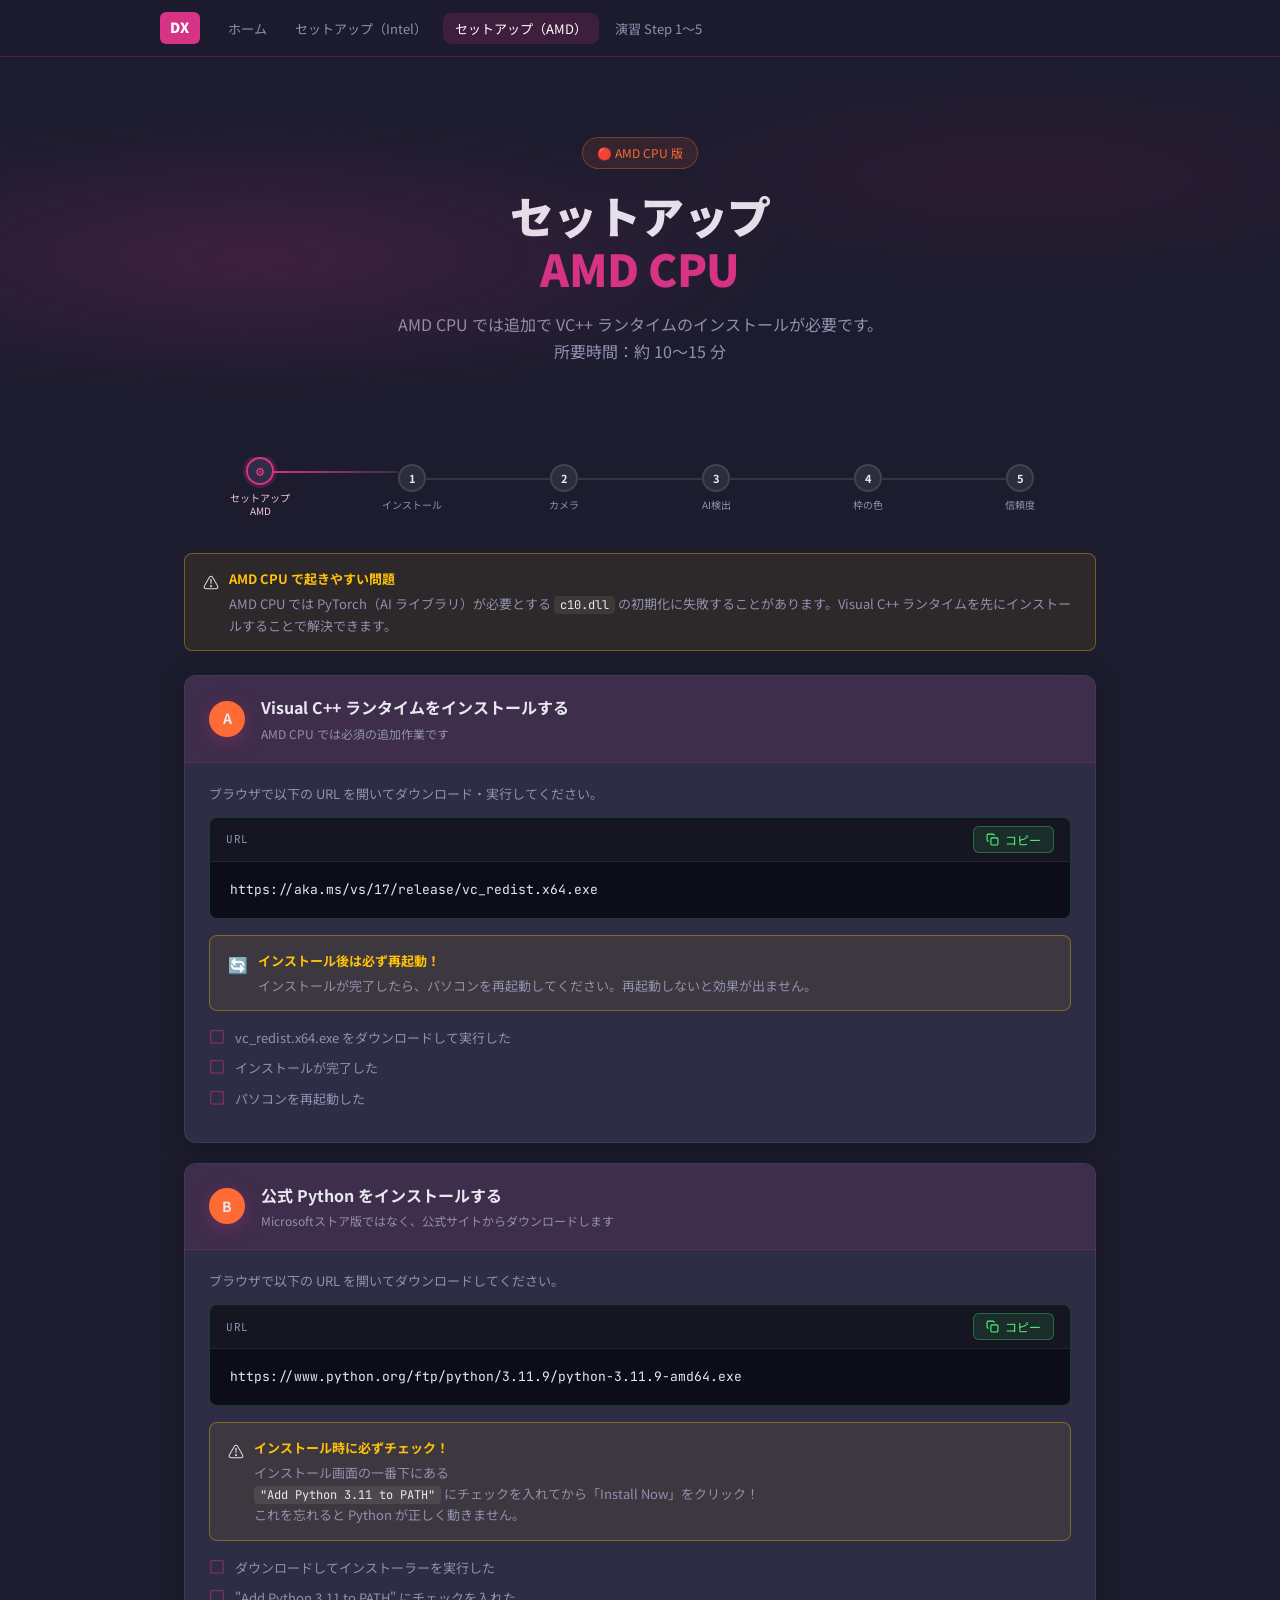
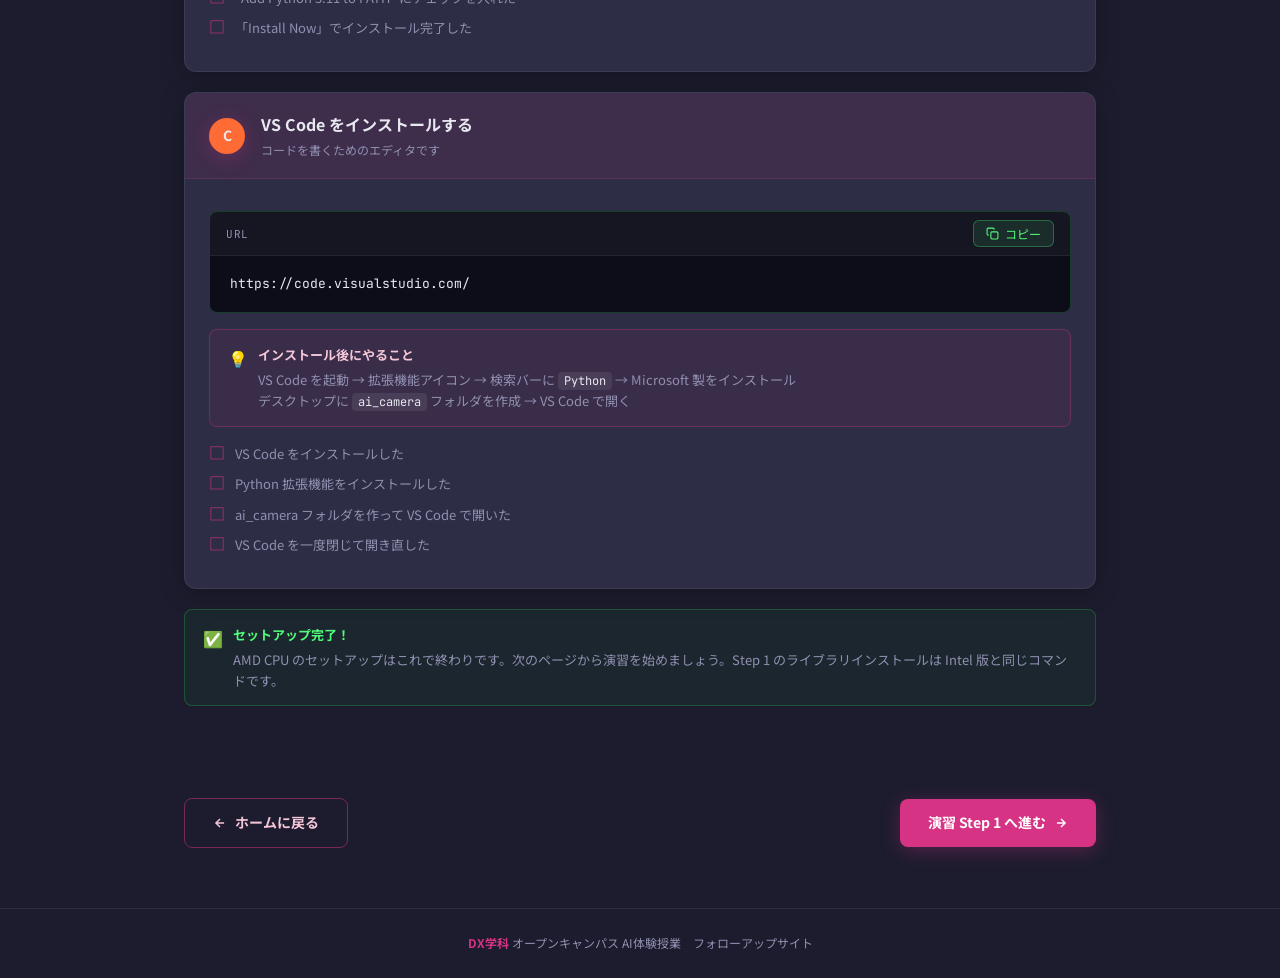
<file: setup-amd.html>
<!DOCTYPE html>
<html lang="ja">
<head>
  <meta charset="UTF-8">
  <meta name="viewport" content="width=device-width, initial-scale=1.0">
  <title>セットアップ（AMD）| DX学科 AI体験</title>
  <link rel="stylesheet" href="style.css">
  <style>
    .cpu-badge {
      display: inline-flex;
      align-items: center;
      gap: 8px;
      background: rgba(255,107,53,0.1);
      border: 1px solid rgba(255,107,53,0.35);
      border-radius: 999px;
      padding: 5px 14px;
      font-size: 12px;
      color: #FF6B35;
      margin-bottom: 20px;
    }
    .step-num.amd { background: #FF6B35; }
  </style>
</head>
<body>

<nav class="site-nav">
  <div class="nav-inner">
    <a href="index.html" class="nav-logo">DX</a>
    <ul class="nav-links">
      <li><a href="index.html">ホーム</a></li>
      <li><a href="setup-intel.html">セットアップ（Intel）</a></li>
      <li><a href="setup-amd.html" class="active">セットアップ（AMD）</a></li>
      <li><a href="exercise.html">演習 Step 1〜5</a></li>
    </ul>
  </div>
</nav>

<section class="hero">
  <div class="cpu-badge">🔴 AMD CPU 版</div>
  <h1>セットアップ<br><span class="accent">AMD CPU</span></h1>
  <p>AMD CPU では追加で VC++ ランタイムのインストールが必要です。<br>所要時間：約 10〜15 分</p>
</section>

<div class="section">

  <!-- 進捗 -->
  <div class="progress-bar">
    <div class="progress-step active">
      <div class="ps-circle">⚙</div>
      <div class="ps-label">セットアップ<br>AMD</div>
    </div>
    <div class="progress-step">
      <div class="ps-circle">1</div>
      <div class="ps-label">インストール</div>
    </div>
    <div class="progress-step">
      <div class="ps-circle">2</div>
      <div class="ps-label">カメラ</div>
    </div>
    <div class="progress-step">
      <div class="ps-circle">3</div>
      <div class="ps-label">AI検出</div>
    </div>
    <div class="progress-step">
      <div class="ps-circle">4</div>
      <div class="ps-label">枠の色</div>
    </div>
    <div class="progress-step">
      <div class="ps-circle">5</div>
      <div class="ps-label">信頼度</div>
    </div>
  </div>

  <!-- AMD特有の説明 -->
  <div class="info-box warn mb-24">
    <span class="ib-icon">⚠️</span>
    <div class="ib-body">
      <div class="ib-title">AMD CPU で起きやすい問題</div>
      <p>AMD CPU では PyTorch（AI ライブラリ）が必要とする <code>c10.dll</code> の初期化に失敗することがあります。Visual C++ ランタイムを先にインストールすることで解決できます。</p>
    </div>
  </div>

  <!-- Step A: VC++ -->
  <div class="step-card">
    <div class="step-header">
      <div class="step-num amd">A</div>
      <div>
        <div class="step-title">Visual C++ ランタイムをインストールする</div>
        <div class="step-subtitle">AMD CPU では必須の追加作業です</div>
      </div>
    </div>
    <div class="step-body">

      <p class="text-sm text-muted mb-12">ブラウザで以下の URL を開いてダウンロード・実行してください。</p>

      <div class="code-block">
        <div class="code-block-header">
          <span class="code-lang">URL</span>
          <button class="copy-btn" type="button">
            <svg viewBox="0 0 24 24" fill="none" stroke="currentColor" stroke-width="2"><rect x="9" y="9" width="13" height="13" rx="2"/><path d="M5 15H4a2 2 0 01-2-2V4a2 2 0 012-2h9a2 2 0 012 2v1"/></svg>
            コピー
          </button>
        </div>
        <div class="code-content">
          <pre>https://aka.ms/vs/17/release/vc_redist.x64.exe</pre>
        </div>
      </div>

      <div class="info-box warn mt-16">
        <span class="ib-icon">🔄</span>
        <div class="ib-body">
          <div class="ib-title">インストール後は必ず再起動！</div>
          <p>インストールが完了したら、パソコンを再起動してください。再起動しないと効果が出ません。</p>
        </div>
      </div>

      <ul class="checklist mt-16">
        <li>vc_redist.x64.exe をダウンロードして実行した</li>
        <li>インストールが完了した</li>
        <li>パソコンを再起動した</li>
      </ul>
    </div>
  </div>

  <!-- Step B: Python -->
  <div class="step-card">
    <div class="step-header">
      <div class="step-num amd">B</div>
      <div>
        <div class="step-title">公式 Python をインストールする</div>
        <div class="step-subtitle">Microsoftストア版ではなく、公式サイトからダウンロードします</div>
      </div>
    </div>
    <div class="step-body">

      <p class="text-sm text-muted mb-12">ブラウザで以下の URL を開いてダウンロードしてください。</p>

      <div class="code-block">
        <div class="code-block-header">
          <span class="code-lang">URL</span>
          <button class="copy-btn" type="button">
            <svg viewBox="0 0 24 24" fill="none" stroke="currentColor" stroke-width="2"><rect x="9" y="9" width="13" height="13" rx="2"/><path d="M5 15H4a2 2 0 01-2-2V4a2 2 0 012-2h9a2 2 0 012 2v1"/></svg>
            コピー
          </button>
        </div>
        <div class="code-content">
          <pre>https://www.python.org/ftp/python/3.11.9/python-3.11.9-amd64.exe</pre>
        </div>
      </div>

      <div class="info-box warn mt-16">
        <span class="ib-icon">⚠️</span>
        <div class="ib-body">
          <div class="ib-title">インストール時に必ずチェック！</div>
          <p>インストール画面の一番下にある<br>
          <code>"Add Python 3.11 to PATH"</code> にチェックを入れてから「Install Now」をクリック！<br>
          これを忘れると Python が正しく動きません。</p>
        </div>
      </div>

      <ul class="checklist mt-16">
        <li>ダウンロードしてインストーラーを実行した</li>
        <li>"Add Python 3.11 to PATH" にチェックを入れた</li>
        <li>「Install Now」でインストール完了した</li>
      </ul>
    </div>
  </div>

  <!-- Step C: VS Code -->
  <div class="step-card">
    <div class="step-header">
      <div class="step-num amd">C</div>
      <div>
        <div class="step-title">VS Code をインストールする</div>
        <div class="step-subtitle">コードを書くためのエディタです</div>
      </div>
    </div>
    <div class="step-body">

      <div class="code-block">
        <div class="code-block-header">
          <span class="code-lang">URL</span>
          <button class="copy-btn" type="button">
            <svg viewBox="0 0 24 24" fill="none" stroke="currentColor" stroke-width="2"><rect x="9" y="9" width="13" height="13" rx="2"/><path d="M5 15H4a2 2 0 01-2-2V4a2 2 0 012-2h9a2 2 0 012 2v1"/></svg>
            コピー
          </button>
        </div>
        <div class="code-content">
          <pre>https://code.visualstudio.com/</pre>
        </div>
      </div>

      <div class="info-box info mt-16">
        <span class="ib-icon">💡</span>
        <div class="ib-body">
          <div class="ib-title">インストール後にやること</div>
          <p>VS Code を起動 → 拡張機能アイコン → 検索バーに <code>Python</code> → Microsoft 製をインストール<br>
          デスクトップに <code>ai_camera</code> フォルダを作成 → VS Code で開く</p>
        </div>
      </div>

      <ul class="checklist mt-16">
        <li>VS Code をインストールした</li>
        <li>Python 拡張機能をインストールした</li>
        <li>ai_camera フォルダを作って VS Code で開いた</li>
        <li>VS Code を一度閉じて開き直した</li>
      </ul>
    </div>
  </div>

  <!-- 完了 -->
  <div class="info-box success">
    <span class="ib-icon">✅</span>
    <div class="ib-body">
      <div class="ib-title">セットアップ完了！</div>
      <p>AMD CPU のセットアップはこれで終わりです。次のページから演習を始めましょう。Step 1 のライブラリインストールは Intel 版と同じコマンドです。</p>
    </div>
  </div>

</div>

<!-- ページナビ -->
<div class="page-nav">
  <a href="index.html" class="btn btn-outline">
    <svg width="14" height="14" fill="none" viewBox="0 0 24 24" stroke="currentColor" stroke-width="2.5"><path d="M19 12H5M12 19l-7-7 7-7"/></svg>
    ホームに戻る
  </a>
  <a href="exercise.html" class="btn btn-primary">
    演習 Step 1 へ進む
    <svg width="14" height="14" fill="none" viewBox="0 0 24 24" stroke="currentColor" stroke-width="2.5"><path d="M5 12h14M12 5l7 7-7 7"/></svg>
  </a>
</div>

<footer class="site-footer">
  <strong>DX学科</strong> オープンキャンパス AI体験授業　フォローアップサイト
</footer>

<script src="main.js"></script>
</body>
</html>
</file>
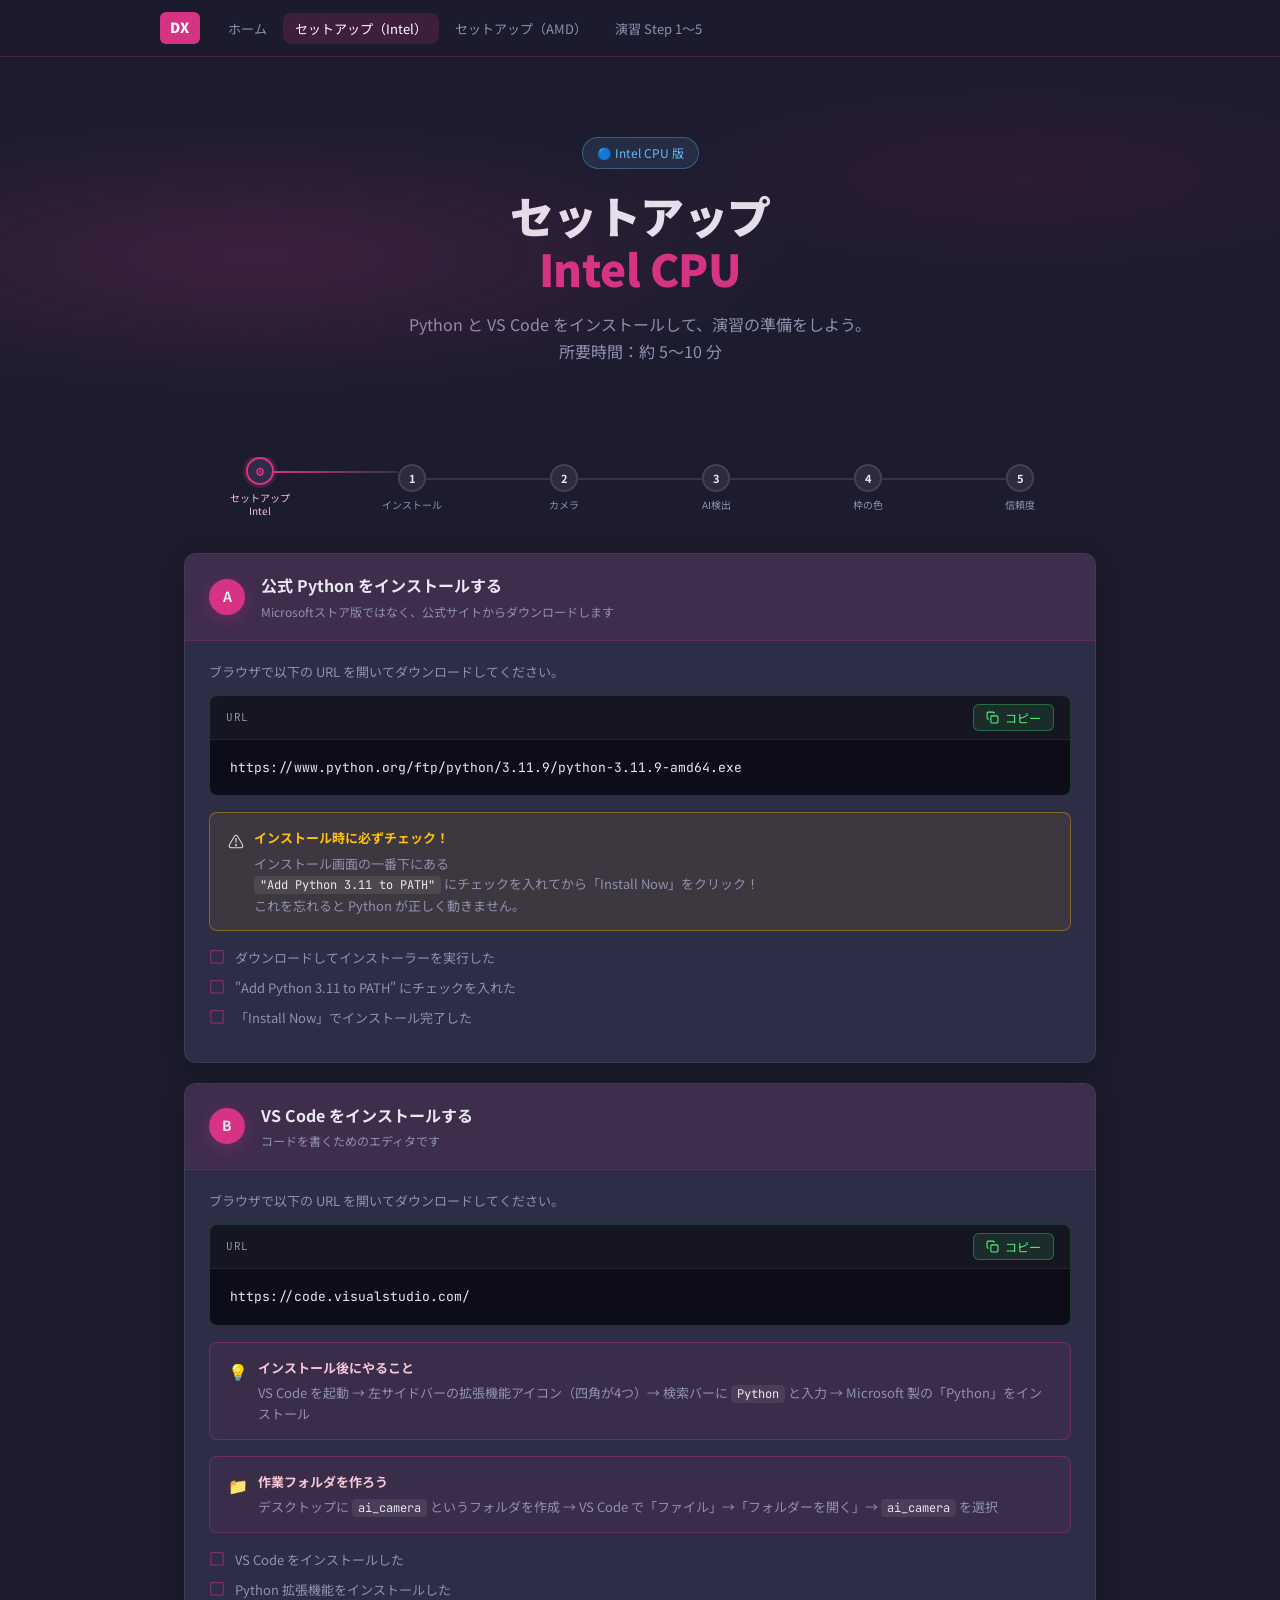
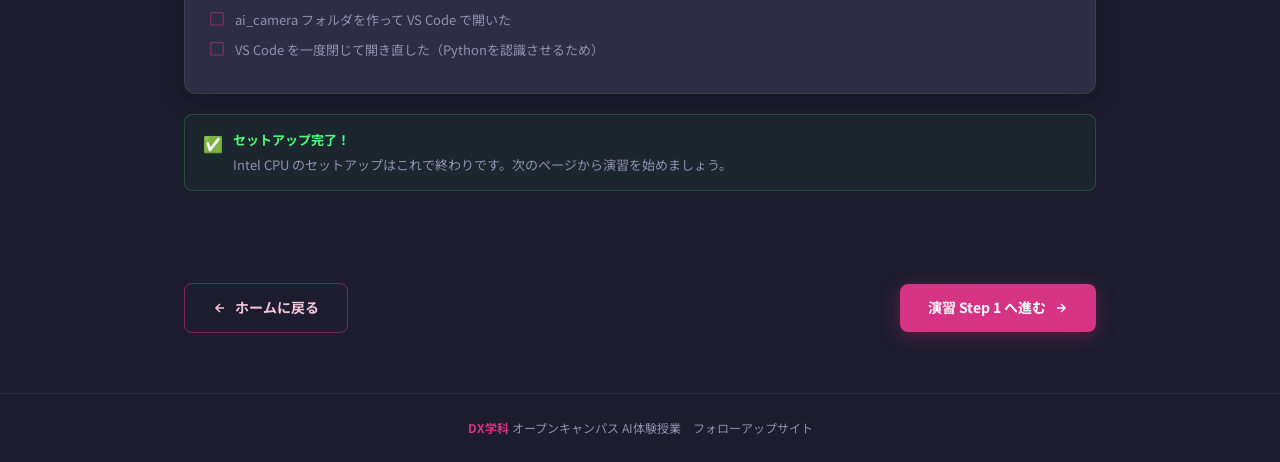
<file: setup-intel.html>
<!DOCTYPE html>
<html lang="ja">
<head>
  <meta charset="UTF-8">
  <meta name="viewport" content="width=device-width, initial-scale=1.0">
  <title>セットアップ（Intel）| DX学科 AI体験</title>
  <link rel="stylesheet" href="style.css">
  <style>
    .cpu-badge {
      display: inline-flex;
      align-items: center;
      gap: 8px;
      background: rgba(96,191,255,0.1);
      border: 1px solid rgba(96,191,255,0.35);
      border-radius: 999px;
      padding: 5px 14px;
      font-size: 12px;
      color: #60BFFF;
      margin-bottom: 20px;
    }
  </style>
</head>
<body>

<nav class="site-nav">
  <div class="nav-inner">
    <a href="index.html" class="nav-logo">DX</a>
    <ul class="nav-links">
      <li><a href="index.html">ホーム</a></li>
      <li><a href="setup-intel.html" class="active">セットアップ（Intel）</a></li>
      <li><a href="setup-amd.html">セットアップ（AMD）</a></li>
      <li><a href="exercise.html">演習 Step 1〜5</a></li>
    </ul>
  </div>
</nav>

<section class="hero">
  <div class="cpu-badge">🔵 Intel CPU 版</div>
  <h1>セットアップ<br><span class="accent">Intel CPU</span></h1>
  <p>Python と VS Code をインストールして、演習の準備をしよう。<br>所要時間：約 5〜10 分</p>
</section>

<div class="section">

  <!-- 進捗 -->
  <div class="progress-bar">
    <div class="progress-step active">
      <div class="ps-circle">⚙</div>
      <div class="ps-label">セットアップ<br>Intel</div>
    </div>
    <div class="progress-step">
      <div class="ps-circle">1</div>
      <div class="ps-label">インストール</div>
    </div>
    <div class="progress-step">
      <div class="ps-circle">2</div>
      <div class="ps-label">カメラ</div>
    </div>
    <div class="progress-step">
      <div class="ps-circle">3</div>
      <div class="ps-label">AI検出</div>
    </div>
    <div class="progress-step">
      <div class="ps-circle">4</div>
      <div class="ps-label">枠の色</div>
    </div>
    <div class="progress-step">
      <div class="ps-circle">5</div>
      <div class="ps-label">信頼度</div>
    </div>
  </div>

  <!-- Step A: Python -->
  <div class="step-card">
    <div class="step-header">
      <div class="step-num">A</div>
      <div>
        <div class="step-title">公式 Python をインストールする</div>
        <div class="step-subtitle">Microsoftストア版ではなく、公式サイトからダウンロードします</div>
      </div>
    </div>
    <div class="step-body">

      <p class="text-sm text-muted mb-12">ブラウザで以下の URL を開いてダウンロードしてください。</p>

      <div class="code-block">
        <div class="code-block-header">
          <span class="code-lang">URL</span>
          <button class="copy-btn" type="button">
            <svg viewBox="0 0 24 24" fill="none" stroke="currentColor" stroke-width="2"><rect x="9" y="9" width="13" height="13" rx="2"/><path d="M5 15H4a2 2 0 01-2-2V4a2 2 0 012-2h9a2 2 0 012 2v1"/></svg>
            コピー
          </button>
        </div>
        <div class="code-content">
          <pre>https://www.python.org/ftp/python/3.11.9/python-3.11.9-amd64.exe</pre>
        </div>
      </div>

      <div class="info-box warn mt-16">
        <span class="ib-icon">⚠️</span>
        <div class="ib-body">
          <div class="ib-title">インストール時に必ずチェック！</div>
          <p>インストール画面の一番下にある<br>
          <code>"Add Python 3.11 to PATH"</code> にチェックを入れてから「Install Now」をクリック！<br>
          これを忘れると Python が正しく動きません。</p>
        </div>
      </div>

      <ul class="checklist mt-16">
        <li>ダウンロードしてインストーラーを実行した</li>
        <li>"Add Python 3.11 to PATH" にチェックを入れた</li>
        <li>「Install Now」でインストール完了した</li>
      </ul>
    </div>
  </div>

  <!-- Step B: VS Code -->
  <div class="step-card">
    <div class="step-header">
      <div class="step-num">B</div>
      <div>
        <div class="step-title">VS Code をインストールする</div>
        <div class="step-subtitle">コードを書くためのエディタです</div>
      </div>
    </div>
    <div class="step-body">

      <p class="text-sm text-muted mb-12">ブラウザで以下の URL を開いてダウンロードしてください。</p>

      <div class="code-block">
        <div class="code-block-header">
          <span class="code-lang">URL</span>
          <button class="copy-btn" type="button">
            <svg viewBox="0 0 24 24" fill="none" stroke="currentColor" stroke-width="2"><rect x="9" y="9" width="13" height="13" rx="2"/><path d="M5 15H4a2 2 0 01-2-2V4a2 2 0 012-2h9a2 2 0 012 2v1"/></svg>
            コピー
          </button>
        </div>
        <div class="code-content">
          <pre>https://code.visualstudio.com/</pre>
        </div>
      </div>

      <div class="info-box info mt-16">
        <span class="ib-icon">💡</span>
        <div class="ib-body">
          <div class="ib-title">インストール後にやること</div>
          <p>VS Code を起動 → 左サイドバーの拡張機能アイコン（四角が4つ）→ 検索バーに <code>Python</code> と入力 → Microsoft 製の「Python」をインストール</p>
        </div>
      </div>

      <div class="info-box info mt-16">
        <span class="ib-icon">📁</span>
        <div class="ib-body">
          <div class="ib-title">作業フォルダを作ろう</div>
          <p>デスクトップに <code>ai_camera</code> というフォルダを作成 → VS Code で「ファイル」→「フォルダーを開く」→ <code>ai_camera</code> を選択</p>
        </div>
      </div>

      <ul class="checklist mt-16">
        <li>VS Code をインストールした</li>
        <li>Python 拡張機能をインストールした</li>
        <li>ai_camera フォルダを作って VS Code で開いた</li>
        <li>VS Code を一度閉じて開き直した（Pythonを認識させるため）</li>
      </ul>
    </div>
  </div>

  <!-- 完了 -->
  <div class="info-box success">
    <span class="ib-icon">✅</span>
    <div class="ib-body">
      <div class="ib-title">セットアップ完了！</div>
      <p>Intel CPU のセットアップはこれで終わりです。次のページから演習を始めましょう。</p>
    </div>
  </div>

</div>

<!-- ページナビ -->
<div class="page-nav">
  <a href="index.html" class="btn btn-outline">
    <svg width="14" height="14" fill="none" viewBox="0 0 24 24" stroke="currentColor" stroke-width="2.5"><path d="M19 12H5M12 19l-7-7 7-7"/></svg>
    ホームに戻る
  </a>
  <a href="exercise.html" class="btn btn-primary">
    演習 Step 1 へ進む
    <svg width="14" height="14" fill="none" viewBox="0 0 24 24" stroke="currentColor" stroke-width="2.5"><path d="M5 12h14M12 5l7 7-7 7"/></svg>
  </a>
</div>

<footer class="site-footer">
  <strong>DX学科</strong> オープンキャンパス AI体験授業　フォローアップサイト
</footer>

<script src="main.js"></script>
</body>
</html>
</file>
<file: style.css>
/* ============================================================
   DX学科 AI体験授業 - 共通スタイル
   カラー：DXピンクマゼンタ × ダークネイビー × コードグリーン
   フォント：Noto Sans JP + JetBrains Mono
   ============================================================ */

@import url('https://fonts.googleapis.com/css2?family=Noto+Sans+JP:wght@400;500;700;900&family=JetBrains+Mono:wght@400;600&display=swap');

/* ── CSS変数 ─────────────────────────────────── */
:root {
  --pink:       #D63384;
  --pink-dark:  #8B1A4A;
  --pink-light: #F5C6D8;
  --pink-bg:    #FCE4EC;
  --navy:       #1C1C2E;
  --navy-mid:   #252538;
  --navy-card:  #2D2D45;
  --code-bg:    #0D0D1A;
  --code-green: #50FA7B;
  --code-blue:  #8BE9FD;
  --code-pink:  #FF79C6;
  --code-gray:  #6A9955;
  --code-purple:#BD93F9;
  --white:      #FFFFFF;
  --text-light: #E8E8F0;
  --text-muted: #9090B0;
  --green:      #28A745;
  --green-bg:   #E8F5E9;
  --gold:       #FFC107;
  --blue:       #1155CC;
  --blue-bg:    #E8F0FE;
  --radius:     12px;
  --radius-sm:  8px;
  --shadow:     0 4px 24px rgba(0,0,0,0.25);
  --shadow-pink:0 4px 20px rgba(214,51,132,0.3);
  --transition: 0.2s cubic-bezier(0.4,0,0.2,1);
}

/* ── リセット・ベース ─────────────────────────── */
*, *::before, *::after { box-sizing: border-box; margin: 0; padding: 0; }

html { scroll-behavior: smooth; }

body {
  font-family: 'Noto Sans JP', sans-serif;
  background: var(--navy);
  color: var(--text-light);
  line-height: 1.7;
  min-height: 100vh;
}

/* ── ナビゲーション ───────────────────────────── */
.site-nav {
  position: sticky;
  top: 0;
  z-index: 100;
  background: rgba(28,28,46,0.92);
  backdrop-filter: blur(12px);
  border-bottom: 1px solid rgba(214,51,132,0.25);
  padding: 0 24px;
}

.nav-inner {
  max-width: 960px;
  margin: 0 auto;
  display: flex;
  align-items: center;
  gap: 8px;
  height: 56px;
}

.nav-logo {
  background: var(--pink);
  color: #fff;
  font-weight: 900;
  font-size: 14px;
  padding: 4px 10px;
  border-radius: 6px;
  text-decoration: none;
  letter-spacing: 1px;
  margin-right: 8px;
  flex-shrink: 0;
}

.nav-links {
  display: flex;
  gap: 4px;
  list-style: none;
  flex-wrap: wrap;
}

.nav-links a {
  color: var(--text-muted);
  text-decoration: none;
  font-size: 13px;
  padding: 6px 12px;
  border-radius: var(--radius-sm);
  transition: all var(--transition);
  white-space: nowrap;
}

.nav-links a:hover,
.nav-links a.active {
  color: var(--white);
  background: rgba(214,51,132,0.18);
}

/* ── ヒーローセクション ──────────────────────── */
.hero {
  position: relative;
  overflow: hidden;
  padding: 80px 24px 60px;
  text-align: center;
}

.hero::before {
  content: '';
  position: absolute;
  inset: 0;
  background:
    radial-gradient(ellipse 60% 50% at 20% 50%, rgba(214,51,132,0.18) 0%, transparent 70%),
    radial-gradient(ellipse 50% 40% at 80% 30%, rgba(139,26,74,0.15) 0%, transparent 70%);
  pointer-events: none;
}

.hero-badge {
  display: inline-flex;
  align-items: center;
  gap: 8px;
  background: rgba(214,51,132,0.15);
  border: 1px solid rgba(214,51,132,0.4);
  border-radius: 999px;
  padding: 6px 16px;
  font-size: 12px;
  color: var(--pink-light);
  letter-spacing: 0.5px;
  margin-bottom: 24px;
}

.hero-badge span {
  width: 6px; height: 6px;
  background: var(--pink);
  border-radius: 50%;
  animation: pulse 2s infinite;
}

@keyframes pulse {
  0%, 100% { opacity: 1; transform: scale(1); }
  50% { opacity: 0.5; transform: scale(1.4); }
}

.hero h1 {
  font-size: clamp(28px, 5vw, 44px);
  font-weight: 900;
  line-height: 1.2;
  margin-bottom: 16px;
  letter-spacing: -0.5px;
}

.hero h1 .accent { color: var(--pink); }

.hero p {
  font-size: 16px;
  color: var(--text-muted);
  max-width: 560px;
  margin: 0 auto 32px;
}

/* ── セクション共通 ───────────────────────────── */
.section {
  max-width: 960px;
  margin: 0 auto;
  padding: 0 24px 60px;
}

.section-title {
  display: flex;
  align-items: center;
  gap: 12px;
  font-size: 20px;
  font-weight: 700;
  margin-bottom: 24px;
  padding-bottom: 12px;
  border-bottom: 2px solid rgba(214,51,132,0.3);
}

.section-title .icon {
  width: 32px; height: 32px;
  background: var(--pink);
  border-radius: var(--radius-sm);
  display: flex; align-items: center; justify-content: center;
  font-size: 16px;
  flex-shrink: 0;
}

/* ── カード ───────────────────────────────────── */
.card {
  background: var(--navy-card);
  border: 1px solid rgba(255,255,255,0.07);
  border-radius: var(--radius);
  padding: 24px;
  box-shadow: var(--shadow);
  transition: border-color var(--transition);
}

.card:hover {
  border-color: rgba(214,51,132,0.3);
}

/* ── ステップカード ───────────────────────────── */
.step-card {
  background: var(--navy-card);
  border: 1px solid rgba(255,255,255,0.07);
  border-radius: var(--radius);
  overflow: hidden;
  margin-bottom: 20px;
  box-shadow: var(--shadow);
  transition: border-color var(--transition);
}

.step-card:hover { border-color: rgba(214,51,132,0.35); }

.step-header {
  display: flex;
  align-items: center;
  gap: 16px;
  padding: 18px 24px;
  background: rgba(214,51,132,0.1);
  border-bottom: 1px solid rgba(214,51,132,0.2);
}

.step-num {
  width: 36px; height: 36px;
  background: var(--pink);
  border-radius: 50%;
  display: flex; align-items: center; justify-content: center;
  font-weight: 700;
  font-size: 14px;
  flex-shrink: 0;
  box-shadow: var(--shadow-pink);
}

.step-title {
  font-size: 16px;
  font-weight: 700;
}

.step-subtitle {
  font-size: 12px;
  color: var(--text-muted);
  margin-top: 2px;
}

.step-body {
  padding: 20px 24px;
}

/* ── コードブロック ───────────────────────────── */
.code-block {
  position: relative;
  background: var(--code-bg);
  border: 1px solid rgba(80,250,123,0.2);
  border-radius: var(--radius-sm);
  margin: 12px 0;
  overflow: hidden;
}

.code-block-header {
  display: flex;
  align-items: center;
  justify-content: space-between;
  padding: 8px 16px;
  background: rgba(255,255,255,0.04);
  border-bottom: 1px solid rgba(255,255,255,0.06);
}

.code-lang {
  font-family: 'JetBrains Mono', monospace;
  font-size: 11px;
  color: var(--text-muted);
  letter-spacing: 0.5px;
  text-transform: uppercase;
}

.copy-btn {
  display: flex;
  align-items: center;
  gap: 6px;
  background: rgba(80,250,123,0.1);
  border: 1px solid rgba(80,250,123,0.3);
  border-radius: 6px;
  color: var(--code-green);
  font-size: 12px;
  font-family: 'Noto Sans JP', sans-serif;
  padding: 4px 12px;
  cursor: pointer;
  transition: all var(--transition);
}

.copy-btn:hover {
  background: rgba(80,250,123,0.2);
  border-color: var(--code-green);
}

.copy-btn.copied {
  background: rgba(80,250,123,0.25);
  color: var(--code-green);
}

.copy-btn svg { width: 13px; height: 13px; }

.code-content {
  padding: 16px 20px;
  overflow-x: auto;
}

pre {
  font-family: 'JetBrains Mono', monospace;
  font-size: 13px;
  line-height: 1.8;
  white-space: pre;
  margin: 0;
}

/* コードシンタックス */
.kw  { color: var(--code-pink); }
.fn  { color: var(--code-blue); }
.str { color: var(--code-pink); }
.num { color: var(--code-purple); }
.cm  { color: var(--code-gray); font-style: italic; }
.op  { color: var(--text-light); }

/* ── 情報ボックス ─────────────────────────────── */
.info-box {
  border-radius: var(--radius-sm);
  padding: 14px 18px;
  margin: 12px 0;
  display: flex;
  gap: 10px;
  align-items: flex-start;
}

.info-box.warn {
  background: rgba(255,193,7,0.08);
  border: 1px solid rgba(255,193,7,0.35);
}

.info-box.success {
  background: rgba(40,167,69,0.08);
  border: 1px solid rgba(40,167,69,0.35);
}

.info-box.info {
  background: rgba(214,51,132,0.08);
  border: 1px solid rgba(214,51,132,0.3);
}

.info-box .ib-icon {
  font-size: 16px;
  flex-shrink: 0;
  margin-top: 1px;
}

.info-box .ib-body { flex: 1; }

.info-box .ib-title {
  font-weight: 700;
  font-size: 13px;
  margin-bottom: 4px;
}

.info-box.warn .ib-title  { color: var(--gold); }
.info-box.success .ib-title { color: var(--code-green); }
.info-box.info .ib-title  { color: var(--pink-light); }

.info-box p { font-size: 13px; color: var(--text-muted); line-height: 1.6; }
.info-box code {
  font-family: 'JetBrains Mono', monospace;
  font-size: 12px;
  background: rgba(255,255,255,0.08);
  padding: 1px 6px;
  border-radius: 4px;
  color: var(--text-light);
}

/* ── チェックリスト ───────────────────────────── */
.checklist {
  list-style: none;
  display: flex;
  flex-direction: column;
  gap: 8px;
  margin: 12px 0;
}

.checklist li {
  display: flex;
  align-items: flex-start;
  gap: 10px;
  font-size: 13px;
  color: var(--text-muted);
}

.checklist li::before {
  content: '□';
  color: var(--pink);
  font-size: 16px;
  line-height: 1.2;
  flex-shrink: 0;
}

/* ── ボタン ───────────────────────────────────── */
.btn {
  display: inline-flex;
  align-items: center;
  gap: 8px;
  padding: 12px 28px;
  border-radius: var(--radius-sm);
  font-family: 'Noto Sans JP', sans-serif;
  font-size: 14px;
  font-weight: 700;
  cursor: pointer;
  transition: all var(--transition);
  text-decoration: none;
  border: none;
}

.btn-primary {
  background: var(--pink);
  color: var(--white);
  box-shadow: var(--shadow-pink);
}

.btn-primary:hover {
  background: #c0297a;
  transform: translateY(-1px);
  box-shadow: 0 6px 24px rgba(214,51,132,0.4);
}

.btn-outline {
  background: transparent;
  color: var(--pink-light);
  border: 1px solid rgba(214,51,132,0.5);
}

.btn-outline:hover {
  background: rgba(214,51,132,0.1);
  border-color: var(--pink);
}

/* ── CPU選択カード ────────────────────────────── */
.cpu-grid {
  display: grid;
  grid-template-columns: 1fr 1fr;
  gap: 16px;
  margin: 24px 0;
}

@media (max-width: 600px) {
  .cpu-grid { grid-template-columns: 1fr; }
}

.cpu-card {
  border-radius: var(--radius);
  padding: 28px 24px;
  text-align: center;
  cursor: pointer;
  transition: all var(--transition);
  text-decoration: none;
  display: block;
  border: 2px solid rgba(255,255,255,0.07);
  background: var(--navy-card);
}

.cpu-card:hover {
  border-color: var(--pink);
  transform: translateY(-3px);
  box-shadow: var(--shadow-pink);
}

.cpu-card .cpu-icon {
  font-size: 40px;
  margin-bottom: 12px;
  display: block;
}

.cpu-card .cpu-name {
  font-size: 18px;
  font-weight: 700;
  margin-bottom: 6px;
}

.cpu-card .cpu-desc {
  font-size: 12px;
  color: var(--text-muted);
  line-height: 1.5;
}

.cpu-card.intel .cpu-name { color: #60BFFF; }
.cpu-card.amd   .cpu-name { color: #FF6B35; }

/* ── 進捗インジケーター ──────────────────────── */
.progress-bar {
  display: flex;
  align-items: center;
  gap: 0;
  margin-bottom: 32px;
  overflow-x: auto;
  padding-bottom: 4px;
}

.progress-step {
  display: flex;
  flex-direction: column;
  align-items: center;
  flex: 1;
  min-width: 60px;
  position: relative;
}

.progress-step::before {
  content: '';
  position: absolute;
  top: 14px;
  left: calc(50% + 14px);
  width: calc(100% - 28px);
  height: 2px;
  background: rgba(255,255,255,0.1);
}

.progress-step:last-child::before { display: none; }

.progress-step.done::before  { background: var(--pink); }
.progress-step.active::before { background: linear-gradient(90deg, var(--pink), rgba(255,255,255,0.1)); }

.ps-circle {
  width: 28px; height: 28px;
  border-radius: 50%;
  background: rgba(255,255,255,0.07);
  border: 2px solid rgba(255,255,255,0.1);
  display: flex; align-items: center; justify-content: center;
  font-size: 11px;
  font-weight: 700;
  z-index: 1;
  transition: all var(--transition);
}

.progress-step.done .ps-circle {
  background: var(--pink);
  border-color: var(--pink);
}

.progress-step.active .ps-circle {
  background: var(--navy-card);
  border-color: var(--pink);
  color: var(--pink);
  box-shadow: 0 0 0 3px rgba(214,51,132,0.2);
}

.ps-label {
  font-size: 10px;
  color: var(--text-muted);
  margin-top: 6px;
  text-align: center;
  line-height: 1.3;
  white-space: nowrap;
}

.progress-step.active .ps-label { color: var(--pink-light); }

/* ── ページ間ナビ ─────────────────────────────── */
.page-nav {
  display: flex;
  justify-content: space-between;
  align-items: center;
  padding: 20px 24px;
  max-width: 960px;
  margin: 0 auto 40px;
  gap: 12px;
}

/* ── フッター ─────────────────────────────────── */
.site-footer {
  border-top: 1px solid rgba(255,255,255,0.07);
  padding: 24px;
  text-align: center;
  font-size: 12px;
  color: var(--text-muted);
}

.site-footer strong { color: var(--pink); }

/* ── ユーティリティ ───────────────────────────── */
.mb-4  { margin-bottom: 4px; }
.mb-8  { margin-bottom: 8px; }
.mb-12 { margin-bottom: 12px; }
.mb-16 { margin-bottom: 16px; }
.mb-24 { margin-bottom: 24px; }
.mt-16 { margin-top: 16px; }
.mt-24 { margin-top: 24px; }
.text-pink  { color: var(--pink); }
.text-muted { color: var(--text-muted); }
.text-green { color: var(--code-green); }
.text-gold  { color: var(--gold); }
.font-mono  { font-family: 'JetBrains Mono', monospace; }
.text-sm    { font-size: 13px; }
.text-xs    { font-size: 12px; }
.fw-bold    { font-weight: 700; }

/* ── レスポンシブ ─────────────────────────────── */
@media (max-width: 640px) {
  .hero { padding: 48px 16px 40px; }
  .section { padding: 0 16px 40px; }
  .step-body { padding: 16px; }
  .step-header { padding: 14px 16px; }
  .code-content { padding: 12px 14px; }
  pre { font-size: 12px; }
}
</file>
